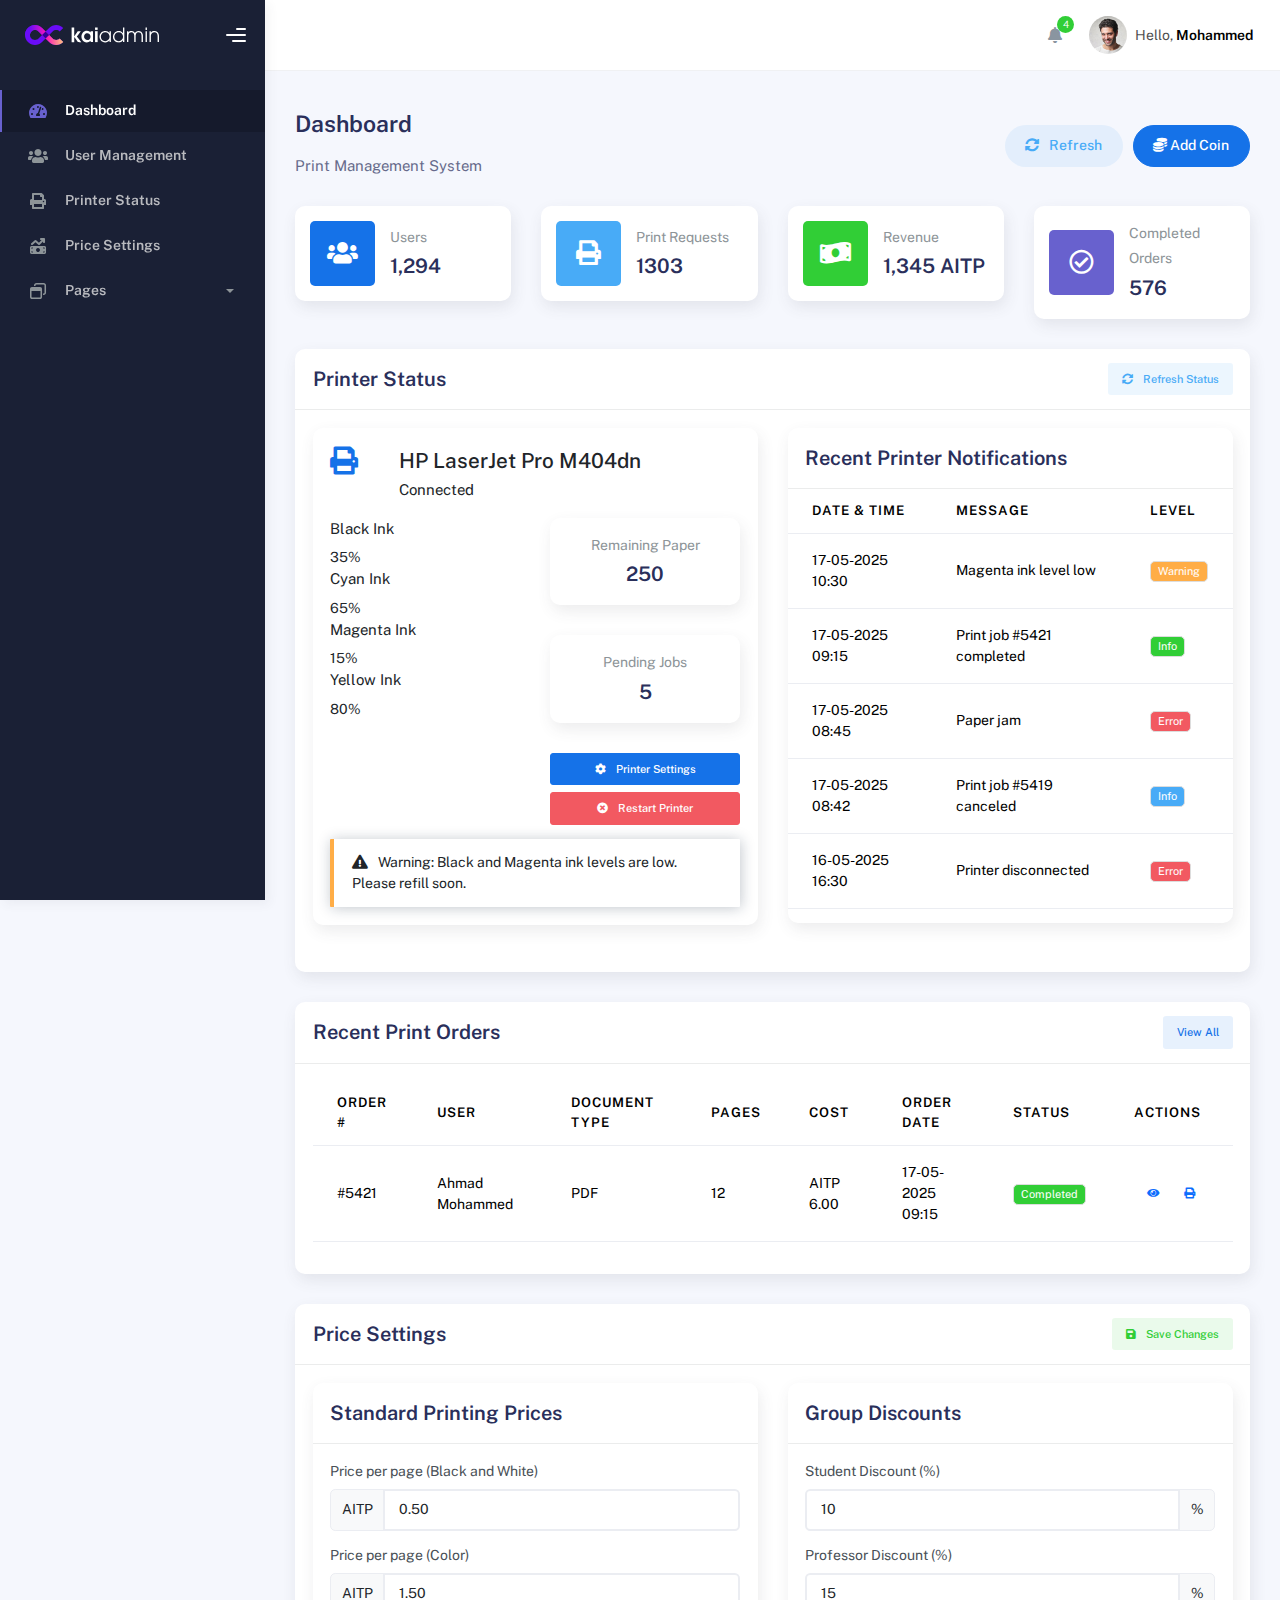
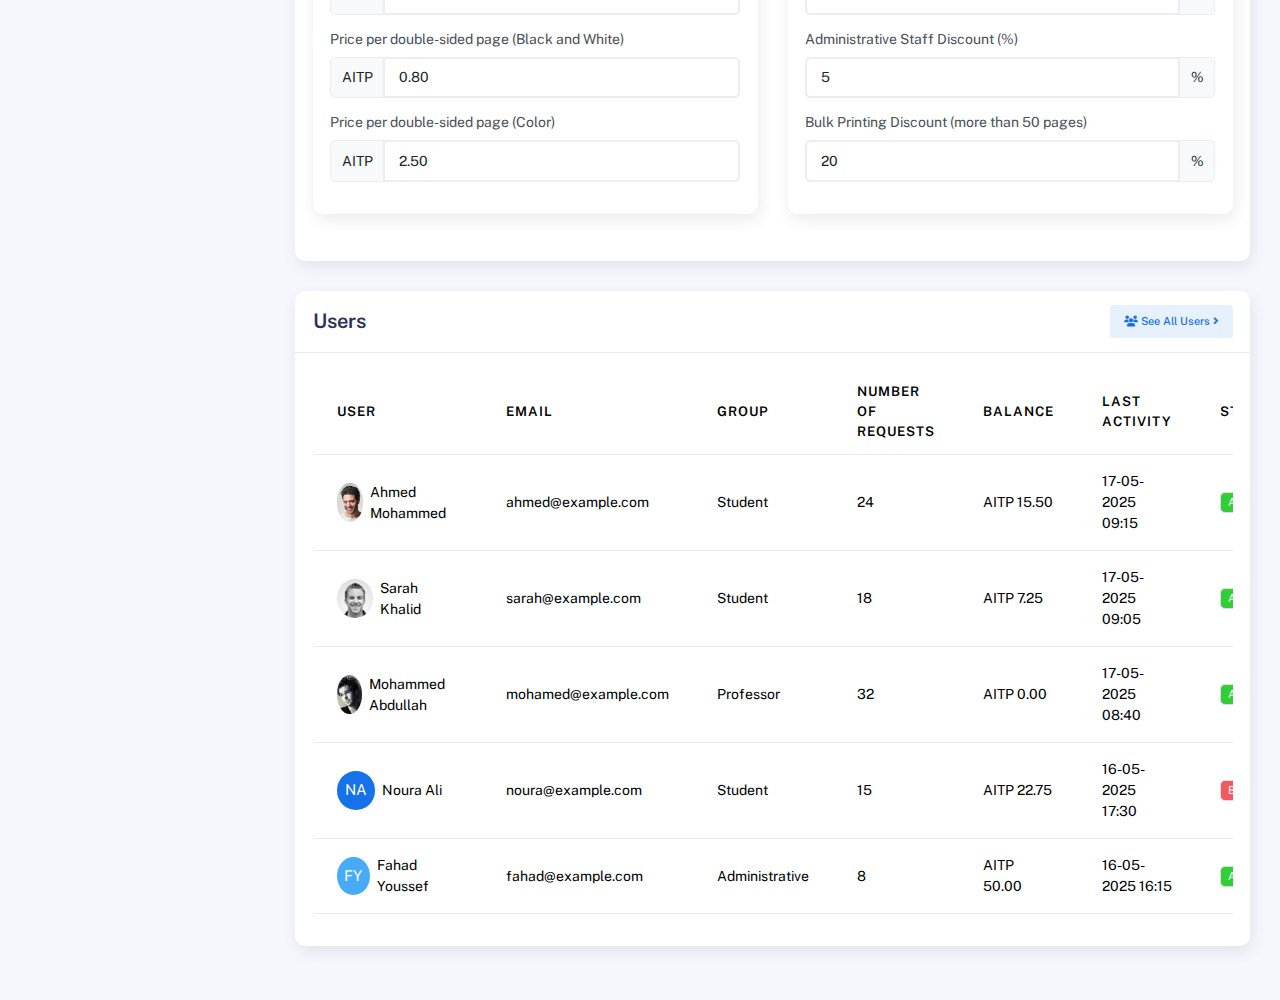
<file: BackEnd/Admin/index.html>
<!DOCTYPE html>
<html lang="en" dir="ltr">

<head>
  <link rel="stylesheet" href="https://cdnjs.cloudflare.com/ajax/libs/font-awesome/6.5.0/css/all.min.css">
  <meta http-equiv="X-UA-Compatible" content="IE=edge" />
  <title>AITP Dashboard | Print Management System</title>
  <meta content="width=device-width, initial-scale=1.0, shrink-to-fit=no" name="viewport" />
  <link rel="icon" href="assets/img/kaiadmin/favicon.ico" type="image/x-icon" />

  <!-- Fonts and icons -->
  <script src="assets/js/plugin/webfont/webfont.min.js"></script>
  <script>
    WebFont.load({
      google: { families: ["Public Sans:300,400,500,600,700"] },
      custom: {
        families: [
          "Font Awesome 5 Solid",
          "Font Awesome 5 Regular",
          "Font Awesome 5 Brands",
          "simple-line-icons",
        ],
        urls: ["assets/css/fonts.min.css"],
      },
      active: function () {
        sessionStorage.fonts = true;
      },
    });
  </script>

  <!-- CSS Files -->
  <link rel="stylesheet" href="assets/css/bootstrap.min.css" />
  <link rel="stylesheet" href="assets/css/plugins.min.css" />
  <link rel="stylesheet" href="assets/css/kaiadmin.min.css" />

  <!-- CSS Just for demo purpose, don't include it in your project -->
  <link rel="stylesheet" href="assets/css/demo.css" />
</head>

<body>
  <div class="wrapper">
    <!-- Sidebar -->
    <div class="sidebar" data-background-color="dark">
      <div class="sidebar-logo">
        <!-- Logo Header -->
        <div class="logo-header" data-background-color="dark">
          <a href="index.html" class="logo">
            <img src="assets/img/kaiadmin/logo_light.svg" alt="navbar brand" class="navbar-brand" height="20" />
          </a>
          <div class="nav-toggle">
            <button class="btn btn-toggle toggle-sidebar">
              <i class="gg-menu-right"></i>
            </button>
            <button class="btn btn-toggle sidenav-toggler">
              <i class="gg-menu-left"></i>
            </button>
          </div>
          <button class="topbar-toggler more">
            <i class="gg-more-vertical-alt"></i>
          </button>
        </div>
        <!-- End Logo Header -->
      </div>
      <div class="sidebar-wrapper scrollbar scrollbar-inner">
        <div class="sidebar-content">
          <ul class="nav nav-secondary">
            <li class="nav-item active">
              <a href="index.html">
                <i class="fas fa-tachometer-alt"></i>
                <p>Dashboard</p>
              </a>
            </li>
            <li class="nav-item">
              <a href="#users">
                <i class="fas fa-users"></i>
                <p>User Management</p>
              </a>
            </li>
            <li class="nav-item">
              <a href="#printer">
                <i class="fas fa-print"></i>
                <p>Printer Status</p>
              </a>
            </li>
            <li class="nav-item">
              <a href="#pricing">
                <i class="fa-solid fa-money-bill-trend-up"></i>
                <p>Price Settings</p>
              </a>
            </li>
            <li class="nav-item">
              <a data-bs-toggle="collapse" href="#settings">
                <i class="fa-regular fa-window-restore"></i>
                <p>Pages</p>
                <span class="caret"></span>
              </a>
              <div class="collapse" id="settings">
                <ul class="nav nav-collapse">
                  <li style="margin-left: 20px;">
                    <a href="../../Home_page/home_page.php">
                      <i class="fa-solid fa-laptop-file"></i>
                      <span>Home</span>
                    </a>
                  </li>
                </ul>
              </div>
            </li>
          </ul>
        </div>
      </div>
    </div>
    <!-- End Sidebar -->

    <div class="main-panel">
      <div class="main-header">
        <div class="main-header-logo d-block d-lg-none">
          <!-- Logo Header -->
          <div class="logo-header" data-background-color="dark">
            <a href="index.html" class="logo">
              <img src="assets/img/kaiadmin/logo_light.svg" alt="navbar brand" class="navbar-brand" height="20" />
            </a>
            <div class="nav-toggle">
              <button class="btn btn-toggle toggle-sidebar">
                <i class="gg-menu-right"></i>
              </button>
              <button class="btn btn-toggle sidenav-toggler">
                <i class="gg-menu-left"></i>
              </button>
            </div>
            <button class="topbar-toggler more">
              <i class="gg-more-vertical-alt"></i>
            </button>
          </div>
          <!-- End Logo Header -->
        </div>
        <!-- Navbar Header -->
        <nav class="navbar navbar-header navbar-header-transparent navbar-expand-lg border-bottom">
          <div class="container-fluid">
            <ul class="navbar-nav topbar-nav ms-md-auto align-items-center">
              <li class="nav-item topbar-icon dropdown hidden-caret">
                <a class="nav-link dropdown-toggle" href="#" id="notifDropdown" role="button" data-bs-toggle="dropdown"
                  aria-haspopup="true" aria-expanded="false">
                  <i class="fa fa-bell"></i>
                  <span class="notification">4</span>
                </a>
                <ul class="dropdown-menu notif-box animated fadeIn" aria-labelledby="notifDropdown">
                  <li>
                    <div class="dropdown-title">
                      You have 4 new notifications
                    </div>
                  </li>
                  <li>
                    <div class="notif-scroll scrollbar-outer">
                      <div class="notif-center">
                        <a href="#">
                          <div class="notif-icon notif-warning">
                            <i class="fas fa-exclamation-triangle"></i>
                          </div>
                          <div class="notif-content">
                            <span class="block">Low ink level</span>
                            <span class="time">5 minutes ago</span>
                          </div>
                        </a>
                        <a href="#">
                          <div class="notif-icon notif-primary">
                            <i class="fa fa-user-plus"></i>
                          </div>
                          <div class="notif-content">
                            <span class="block">New user registered</span>
                            <span class="time">12 minutes ago</span>
                          </div>
                        </a>
                        <a href="#">
                          <div class="notif-icon notif-success">
                            <i class="fa fa-print"></i>
                          </div>
                          <div class="notif-content">
                            <span class="block">Print job #4321 completed</span>
                            <span class="time">15 minutes ago</span>
                          </div>
                        </a>
                        <a href="#">
                          <div class="notif-icon notif-danger">
                            <i class="fa fa-exclamation-circle"></i>
                          </div>
                          <div class="notif-content">
                            <span class="block">Printer disconnected</span>
                            <span class="time">30 minutes ago</span>
                          </div>
                        </a>
                      </div>
                    </div>
                  </li>
                  <li>
                    <a class="see-all" href="javascript:void(0);">See all notifications<i class="fa fa-angle-right"></i>
                    </a>
                  </li>
                </ul>
              </li>

              <li class="nav-item topbar-user dropdown hidden-caret">
                <a class="dropdown-toggle profile-pic" data-bs-toggle="dropdown" href="#" aria-expanded="false">
                  <div class="avatar-sm">
                    <img src="assets/img/profile.jpg" alt="..." class="avatar-img rounded-circle" />
                  </div>
                  <span class="profile-username">
                    <span class="op-7">Hello,</span>
                    <span class="fw-bold">Mohammed</span>
                  </span>
                </a>
                <ul class="dropdown-menu dropdown-user animated fadeIn">
                  <div class="dropdown-user-scroll scrollbar-outer">
                    <li>
                      <div class="user-box">
                        <div class="avatar-lg">
                          <img src="assets/img/profile.jpg" alt="image profile" class="avatar-img rounded" />
                        </div>
                        <div class="u-text">
                          <h4>Mohammed Ahmed</h4>
                          <p class="text-muted">admin@example.com</p>
                          <a href="#profile" class="btn btn-xs btn-secondary btn-sm">View Profile</a>
                        </div>
                      </div>
                    </li>
                    <li>
                      <div class="dropdown-divider"></div>
                      <a class="btn dropdown-item" href="#">Logout</a>
                    </li>
                  </div>
                </ul>
              </li>
            </ul>
          </div>
        </nav>
        <!-- End Navbar -->
      </div>

      <div class="container">
        <div class="page-inner">
          <div class="d-flex align-items-left align-items-md-center flex-column flex-md-row pt-3 pb-4">
            <div>
              <h3 class="fw-bold mb-3">Dashboard</h3>
              <h6 class="op-7 mb-2">Print Management System</h6>
            </div>
            <div class="ms-md-auto py-2 py-md-0">
              <a href="#" class="btn btn-label-info btn-round me-2">
                <i class="fas fa-sync-alt me-2"></i>
                Refresh
              </a>
              <a href="#" class="btn btn-primary btn-round" data-bs-toggle="modal" data-bs-target="#addUserModal">
                <i class="fa-solid fa-coins" style="color: #ffffff;"></i>
                Add Coin
              </a>
            </div>
          </div>

          <!-- Dashboard Stats -->
          <div class="row">
            <div class="col-sm-6 col-md-3">
              <div class="card card-stats card-round">
                <div class="card-body">
                  <div class="row align-items-center">
                    <div class="col-icon">
                      <div class="icon-big text-center icon-primary bubble-shadow-small">
                        <i class="fas fa-users"></i>
                      </div>
                    </div>
                    <div class="col col-stats ms-3 ms-sm-0">
                      <div class="numbers">
                        <p class="card-category">Users</p>
                        <h4 class="card-title">1,294</h4>
                      </div>
                    </div>
                  </div>
                </div>
              </div>
            </div>
            <div class="col-sm-6 col-md-3">
              <div class="card card-stats card-round">
                <div class="card-body">
                  <div class="row align-items-center">
                    <div class="col-icon">
                      <div class="icon-big text-center icon-info bubble-shadow-small">
                        <i class="fas fa-print"></i>
                      </div>
                    </div>
                    <div class="col col-stats ms-3 ms-sm-0">
                      <div class="numbers">
                        <p class="card-category">Print Requests</p>
                        <h4 class="card-title">1303</h4>
                      </div>
                    </div>
                  </div>
                </div>
              </div>
            </div>
            <div class="col-sm-6 col-md-3">
              <div class="card card-stats card-round">
                <div class="card-body">
                  <div class="row align-items-center">
                    <div class="col-icon">
                      <div class="icon-big text-center icon-success bubble-shadow-small">
                        <i class="fas fa-money-bill-wave"></i>
                      </div>
                    </div>
                    <div class="col col-stats ms-3 ms-sm-0">
                      <div class="numbers">
                        <p class="card-category">Revenue</p>
                        <h4 class="card-title">‎1,345 AITP</h4>
                      </div>
                    </div>
                  </div>
                </div>
              </div>
            </div>
            <div class="col-sm-6 col-md-3">
              <div class="card card-stats card-round">
                <div class="card-body">
                  <div class="row align-items-center">
                    <div class="col-icon">
                      <div class="icon-big text-center icon-secondary bubble-shadow-small">
                        <i class="far fa-check-circle"></i>
                      </div>
                    </div>
                    <div class="col col-stats ms-3 ms-sm-0">
                      <div class="numbers">
                        <p class="card-category">Completed Orders</p>
                        <h4 class="card-title">576</h4>
                      </div>
                    </div>
                  </div>
                </div>
              </div>
            </div>
          </div>

          <!-- Printer Status Section -->
          <div class="row" id="printer">
            <div class="col-md-12">
              <div class="card">
                <div class="card-header">
                  <div class="card-head-row">
                    <div class="card-title">Printer Status</div>
                    <div class="card-tools">
                      <a href="#" class="btn btn-sm btn-label-info">
                        <i class="fas fa-sync-alt me-2"></i>
                        Refresh Status
                      </a>
                    </div>
                  </div>
                </div>
                <div class="card-body">
                  <div class="row">
                    <div class="col-md-6">
                      <div class="card card-round bg-light-gray">
                        <div class="card-body">
                          <div class="d-flex align-items-center mb-3">
                            <div class="avatar avatar-lg">
                              <i class="fas fa-print fa-2x text-primary"></i>
                            </div>
                            <div class="ms-3">
                              <h4 class="mb-0">HP LaserJet Pro M404dn</h4>
                              <p class="mb-0">
                                <span class="status-indicator status-active"></span>
                                Connected
                              </p>
                            </div>
                          </div>

                          <div class="row">
                            <div class="col-md-6">
                              <h6>Black Ink</h6>
                              <div class="ink-level">
                                <div class="ink-level-fill ink-level-medium" style="width: 35%">
                                  <span class="ink-level-text">35%</span>
                                </div>
                              </div>

                              <h6>Cyan Ink</h6>
                              <div class="ink-level">
                                <div class="ink-level-fill ink-level-good" style="width: 65%">
                                  <span class="ink-level-text">65%</span>
                                </div>
                              </div>

                              <h6>Magenta Ink</h6>
                              <div class="ink-level">
                                <div class="ink-level-fill ink-level-low" style="width: 15%">
                                  <span class="ink-level-text">15%</span>
                                </div>
                              </div>

                              <h6>Yellow Ink</h6>
                              <div class="ink-level">
                                <div class="ink-level-fill ink-level-good" style="width: 80%">
                                  <span class="ink-level-text">80%</span>
                                </div>
                              </div>
                            </div>

                            <div class="col-md-6">
                              <div class="card card-stats">
                                <div class="card-body text-center p-3">
                                  <div class="numbers">
                                    <p class="card-category">Remaining Paper</p>
                                    <h3 class="card-title">250</h3>
                                  </div>
                                </div>
                              </div>

                              <div class="card card-stats">
                                <div class="card-body text-center p-3">
                                  <div class="numbers">
                                    <p class="card-category">Pending Jobs</p>
                                    <h3 class="card-title">5</h3>
                                  </div>
                                </div>
                              </div>

                              <div class="mt-3">
                                <button class="btn btn-primary btn-sm w-100 mb-2">
                                  <i class="fas fa-cog me-2"></i>
                                  Printer Settings
                                </button>
                                <button class="btn btn-danger btn-sm w-100">
                                  <i class="fas fa-times-circle me-2"></i>
                                  Restart Printer
                                </button>
                              </div>
                            </div>
                          </div>

                          <div class="alert alert-warning mt-3 mb-0">
                            <i class="fas fa-exclamation-triangle me-2"></i>
                            Warning: Black and Magenta ink levels are low. Please refill soon.
                          </div>
                        </div>
                      </div>
                    </div>

                    <div class="col-md-6">
                      <div class="card card-round">
                        <div class="card-header">
                          <h4 class="card-title">Recent Printer Notifications</h4>
                        </div>
                        <div class="card-body p-0">
                          <div class="table-responsive">
                            <table class="table table-hover">
                              <thead>
                                <tr>
                                  <th>Date & Time</th>
                                  <th>Message</th>
                                  <th>Level</th>
                                </tr>
                              </thead>
                              <tbody>
                                <tr>
                                  <td>17-05-2025 10:30</td>
                                  <td>Magenta ink level low</td>
                                  <td><span class="badge bg-warning">Warning</span></td>
                                </tr>
                                <tr>
                                  <td>17-05-2025 09:15</td>
                                  <td>Print job #5421 completed</td>
                                  <td><span class="badge bg-success">Info</span></td>
                                </tr>
                                <tr>
                                  <td>17-05-2025 08:45</td>
                                  <td>Paper jam</td>
                                  <td><span class="badge bg-danger">Error</span></td>
                                </tr>
                                <tr>
                                  <td>17-05-2025 08:42</td>
                                  <td>Print job #5419 canceled</td>
                                  <td><span class="badge bg-info">Info</span></td>
                                </tr>
                                <tr>
                                  <td>16-05-2025 16:30</td>
                                  <td>Printer disconnected</td>
                                  <td><span class="badge bg-danger">Error</span></td>
                                </tr>
                              </tbody>
                            </table>
                          </div>
                        </div>
                      </div>
                    </div>
                  </div>
                </div>
              </div>
            </div>
          </div>

          <!-- Recent Orders Section -->
          <div class="row">
            <div class="col-md-12">
              <div class="card">
                <div class="card-header">
                  <div class="card-head-row">
                    <div class="card-title">Recent Print Orders</div>
                    <div class="card-tools">
                      <a href="#" class="btn btn-sm btn-label-primary">
                        View All
                      </a>
                    </div>
                  </div>
                </div>
                <div class="card-body">
                  <div class="table-responsive">
                    <table class="table table-hover">
                      <thead>
                        <tr>
                          <th>Order #</th>
                          <th>User</th>
                          <th>Document Type</th>
                          <th>Pages</th>
                          <th>Cost</th>
                          <th>Order Date</th>
                          <th>Status</th>
                          <th>Actions</th>
                        </tr>
                      </thead>
                      <tbody>
                        <tr>
                          <td>#5421</td>
                          <td>Ahmad Mohammed</td>
                          <td>PDF</td>
                          <td>12</td>
                          <td>AITP 6.00</td>
                          <td>17-05-2025 09:15</td>
                          <td><span class="badge bg-success">Completed</span></td>
                          <td>
                            <div class="btn-group">
                              <button type="button" class="btn btn-sm btn-link">
                                <i class="fas fa-eye"></i>
                              </button>
                              <button type="button" class="btn btn-sm btn-link">
                                <i class="fas fa-print"></i>
                              </button>
                            </div>
                          </td>
                        </tr>
                      </tbody>
                    </table>
                  </div>
                </div>
              </div>
            </div>
          </div>

          <!-- Pricing Settings Section -->
          <div class="row" id="pricing">
            <div class="col-md-12">
              <div class="card">
                <div class="card-header">
                  <div class="card-head-row">
                    <div class="card-title">Price Settings</div>
                    <div class="card-tools">
                      <a href="#" class="btn btn-sm btn-label-success">
                        <i class="fas fa-save me-2"></i>
                        Save Changes
                      </a>
                    </div>
                  </div>
                </div>
                <div class="card-body">
                  <div class="row">
                    <div class="col-md-6">
                      <div class="card card-round">
                        <div class="card-header">
                          <h4 class="card-title">Standard Printing Prices</h4>
                        </div>
                        <div class="card-body">
                          <form>
                            <div class="mb-3">
                              <label class="form-label">Price per page (Black and White)</label>
                              <div class="input-group">
                                <span class="input-group-text">AITP</span>
                                <input type="number" class="form-control" value="0.50" step="0.10">
                              </div>
                            </div>
                            <div class="mb-3">
                              <label class="form-label">Price per page (Color)</label>
                              <div class="input-group">
                                <span class="input-group-text">AITP</span>
                                <input type="number" class="form-control" value="1.50" step="0.10">
                              </div>
                            </div>
                            <div class="mb-3">
                              <label class="form-label">Price per double-sided page (Black and White)</label>
                              <div class="input-group">
                                <span class="input-group-text">AITP</span>
                                <input type="number" class="form-control" value="0.80" step="0.10">
                              </div>
                            </div>
                            <div class="mb-3">
                              <label class="form-label">Price per double-sided page (Color)</label>
                              <div class="input-group">
                                <span class="input-group-text">AITP</span>
                                <input type="number" class="form-control" value="2.50" step="0.10">
                              </div>
                            </div>
                          </form>
                        </div>
                      </div>
                    </div>

                    <div class="col-md-6">
                      <div class="card card-round">
                        <div class="card-header">
                          <h4 class="card-title">Group Discounts</h4>
                        </div>
                        <div class="card-body">
                          <form>
                            <div class="mb-3">
                              <label class="form-label">Student Discount (%)</label>
                              <div class="input-group">
                                <input type="number" class="form-control" value="10" max="100">
                                <span class="input-group-text">%</span>
                              </div>
                            </div>
                            <div class="mb-3">
                              <label class="form-label">Professor Discount (%)</label>
                              <div class="input-group">
                                <input type="number" class="form-control" value="15" max="100">
                                <span class="input-group-text">%</span>
                              </div>
                            </div>
                            <div class="mb-3">
                              <label class="form-label">Administrative Staff Discount (%)</label>
                              <div class="input-group">
                                <input type="number" class="form-control" value="5" max="100">
                                <span class="input-group-text">%</span>
                              </div>
                            </div>
                            <div class="mb-3">
                              <label class="form-label">Bulk Printing Discount (more than 50 pages)</label>
                              <div class="input-group">
                                <input type="number" class="form-control" value="20" max="100">
                                <span class="input-group-text">%</span>
                              </div>
                            </div>
                          </form>
                        </div>
                      </div>
                    </div>
                  </div>
                </div>
              </div>
            </div>
          </div>

          <!-- Active Users Section -->
          <div class="row" id="users">
            <div class="col-md-12">
              <div class="card">
                <div class="card-header">
                  <div class="card-head-row">
                    <div class="card-title">Users</div>
                    <div class="card-tools">
                      <a href="./datatables.html" class="btn btn-sm btn-label-primary">
                        <i class="fa-solid fa-users"></i>
                        See All Users <i class="fa fa-angle-right"></i>
                      </a>
                    </div>
                  </div>
                </div>
                <div class="card-body">
                  <div class="table-responsive">
                    <table class="table table-hover">
                      <thead>
                        <tr>
                          <th>User</th>
                          <th>Email</th>
                          <th>Group</th>
                          <th>Number of Requests</th>
                          <th>Balance</th>
                          <th>Last Activity</th>
                          <th>Status</th>
                          <th>Actions</th>
                        </tr>
                      </thead>
                      <tbody>
                        <tr>
                          <td>
                            <div class="d-flex align-items-center">
                              <div class="avatar avatar-sm me-2">
                                <img src="assets/img/profile.jpg" alt="..." class="avatar-img rounded-circle">
                              </div>
                              <div>Ahmed Mohammed</div>
                            </div>
                          </td>
                          <td>ahmed@example.com</td>
                          <td>Student</td>
                          <td>24</td>
                          <td>AITP 15.50</td>
                          <td>17-05-2025 09:15</td>
                          <td><span class="badge bg-success">Active</span></td>
                          <td>
                            <div class="btn-group">
                              <button type="button" class="btn btn-sm btn-link">
                                <i class="fas fa-edit"></i>
                              </button>
                              <button type="button" class="btn btn-sm btn-link text-danger">
                                <i class="fas fa-ban"></i>
                              </button>
                            </div>
                          </td>
                        </tr>
                        <tr>
                          <td>
                            <div class="d-flex align-items-center">
                              <div class="avatar avatar-sm me-2">
                                <img src="assets/img/chadengle.jpg" alt="..." class="avatar-img rounded-circle">
                              </div>
                              <div>Sarah Khalid</div>
                            </div>
                          </td>
                          <td>sarah@example.com</td>
                          <td>Student</td>
                          <td>18</td>
                          <td>AITP 7.25</td>
                          <td>17-05-2025 09:05</td>
                          <td><span class="badge bg-success">Active</span></td>
                          <td>
                            <div class="btn-group">
                              <button type="button" class="btn btn-sm btn-link">
                                <i class="fas fa-edit"></i>
                              </button>
                              <button type="button" class="btn btn-sm btn-link text-danger">
                                <i class="fas fa-ban"></i>
                              </button>
                            </div>
                          </td>
                        </tr>
                        <tr>
                          <td>
                            <div class="d-flex align-items-center">
                              <div class="avatar avatar-sm me-2">
                                <img src="assets/img/mlane.jpg" alt="..." class="avatar-img rounded-circle">
                              </div>
                              <div>Mohammed Abdullah</div>
                            </div>
                          </td>
                          <td>mohamed@example.com</td>
                          <td>Professor</td>
                          <td>32</td>
                          <td>AITP 0.00</td>
                          <td>17-05-2025 08:40</td>
                          <td><span class="badge bg-success">Active</span></td>
                          <td>
                            <div class="btn-group">
                              <button type="button" class="btn btn-sm btn-link">
                                <i class="fas fa-edit"></i>
                              </button>
                              <button type="button" class="btn btn-sm btn-link text-danger">
                                <i class="fas fa-ban"></i>
                              </button>
                            </div>
                          </td>
                        </tr>
                        <tr>
                          <td>
                            <div class="d-flex align-items-center">
                              <div class="avatar avatar-sm me-2">
                                <div class="avatar-title rounded-circle bg-primary">NA</div>
                              </div>
                              <div>Noura Ali</div>
                            </div>
                          </td>
                          <td>noura@example.com</td>
                          <td>Student</td>
                          <td>15</td>
                          <td>AITP 22.75</td>
                          <td>16-05-2025 17:30</td>
                          <td><span class="badge bg-danger">Banned</span></td>
                          <td>
                            <div class="btn-group">
                              <button type="button" class="btn btn-sm btn-link">
                                <i class="fas fa-edit"></i>
                              </button>
                              <button type="button" class="btn btn-sm btn-link text-success">
                                <i class="fas fa-check"></i>
                              </button>
                            </div>
                          </td>
                        </tr>
                        <tr>
                          <td>
                            <div class="d-flex align-items-center">
                              <div class="avatar avatar-sm me-2">
                                <div class="avatar-title rounded-circle bg-info">FY</div>
                              </div>
                              <div>Fahad Youssef</div>
                            </div>
                          </td>
                          <td>fahad@example.com</td>
                          <td>Administrative</td>
                          <td>8</td>
                          <td>AITP 50.00</td>
                          <td>16-05-2025 16:15</td>
                          <td><span class="badge bg-success">Active</span></td>
                          <td>
                            <div class="btn-group">
                              <button type="button" class="btn btn-sm btn-link">
                                <i class="fas fa-edit"></i>
                              </button>
                              <button type="button" class="btn btn-sm btn-link text-danger">
                                <i class="fas fa-ban"></i>
                              </button>
                            </div>
                          </td>
                        </tr>
                      </tbody>
                    </table>
                  </div>
                </div>
              </div>
            </div>
          </div>

          <!-- Add Coin Modal -->
          <div class="modal fade" id="addUserModal" tabindex="-1" role="dialog" aria-labelledby="addUserModalLabel"
            aria-hidden="true">
            <div class="modal-dialog" role="document">
              <div class="modal-content">
                <div class="modal-header">
                  <h5 class="modal-title" id="addUserModalLabel">Add More Coin</h5>
                  <button type="button" class="btn-close" data-bs-dismiss="modal" aria-label="Close"></button>
                </div>
                <div class="modal-body">
                  <form>
                    <div class="mb-3">
                      <label for="email" class="form-label">Email</label>
                      <input type="email" class="form-control" id="email" placeholder="Enter email">
                    </div>
                    <div class="mb-3">
                      <label for="initialBalance" class="form-label">Top-Up Balance</label>
                      <div class="input-group">
                        <span class="input-group-text">AITP</span>
                        <input type="number" class="form-control" id="initialBalance" placeholder="0.00">
                      </div>
                    </div>
                  </form>
                </div>
                <div class="modal-footer">
                  <button type="button" class="btn btn-secondary" data-bs-dismiss="modal">Cancel</button>
                  <button type="button" class="btn btn-primary">Add Coin</button>
                </div>
              </div>
            </div>
          </div>

        </div>
      </div>
    </div>
  </div>
<!--   Core JS Files   -->
    <script src="assets/js/core/jquery-3.7.1.min.js"></script>
    <script src="assets/js/core/popper.min.js"></script>
    <script src="assets/js/core/bootstrap.min.js"></script>

    <!-- jQuery Scrollbar -->
    <script src="assets/js/plugin/jquery-scrollbar/jquery.scrollbar.min.js"></script>
    <!-- Kaiadmin JS -->
    <script src="assets/js/kaiadmin.min.js"></script>
    <!-- Kaiadmin DEMO methods, don't include it in your project! -->
    <script src="assets/js/setting-demo2.js"></script>
    <script>
      $("#displayNotif").on("click", function () {
        var placementFrom = $("#notify_placement_from option:selected").val();
        var placementAlign = $("#notify_placement_align option:selected").val();
        var state = $("#notify_state option:selected").val();
        var style = $("#notify_style option:selected").val();
        var content = {};

        content.message =
          'Turning standard Bootstrap alerts into "notify" like notifications';
        content.title = "Bootstrap notify";
        if (style == "withicon") {
          content.icon = "fa fa-bell";
        } else {
          content.icon = "none";
        }
        content.url = "index.html";
        content.target = "_blank";

        $.notify(content, {
          type: state,
          placement: {
            from: placementFrom,
            align: placementAlign,
          },
          time: 1000,
        });
      });
    </script>
</body>

</html>
</file>
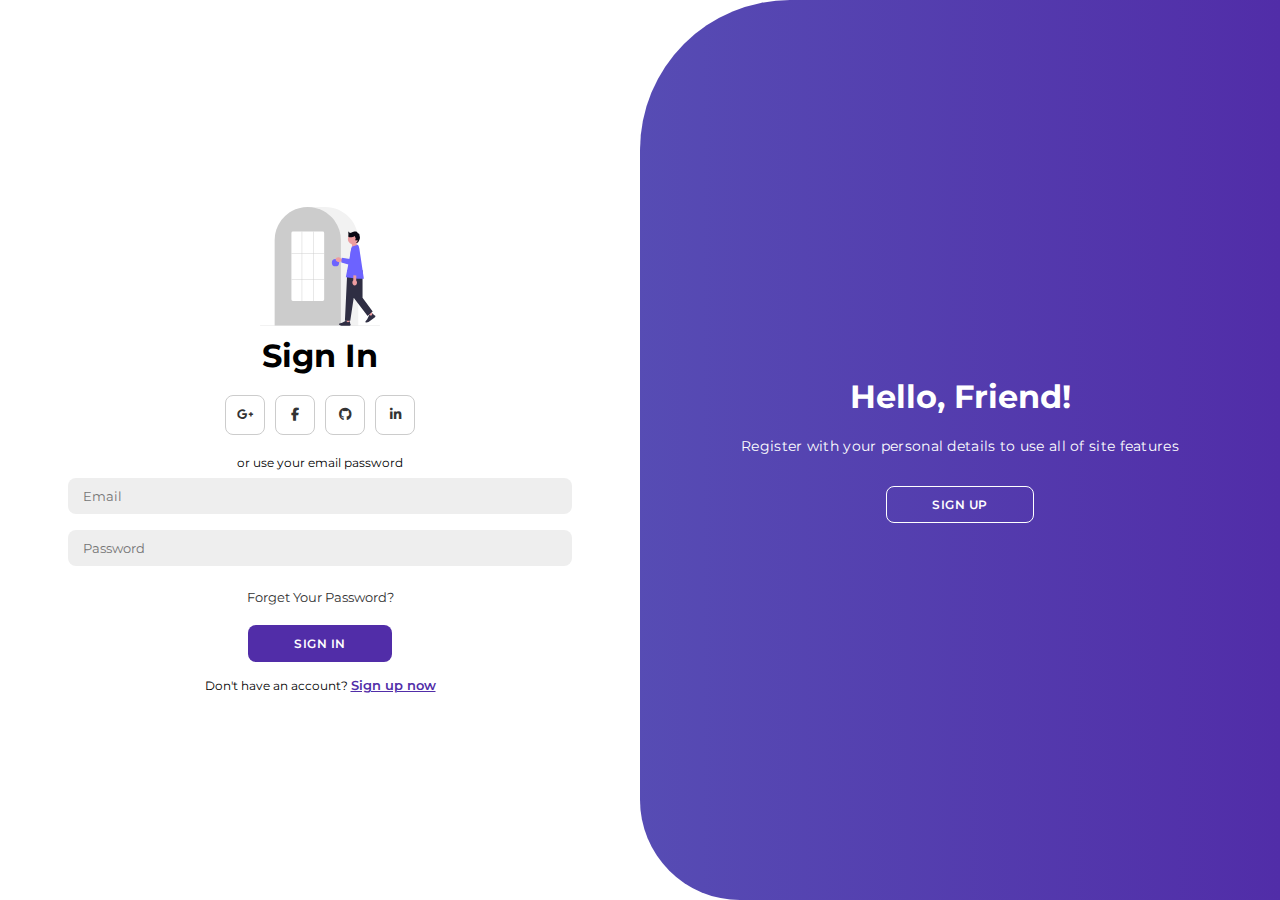
<file: login_pages/login.html>
<!DOCTYPE html>
<html lang="en">

<head>
    <meta charset="UTF-8">
    <meta name="viewport" content="width=device-width, initial-scale=1.0">
    <link rel="stylesheet" href="https://cdnjs.cloudflare.com/ajax/libs/font-awesome/6.4.2/css/all.min.css">
    <title>Login Page</title>
    <style>
        @import url("https://fonts.googleapis.com/css2?family=Montserrat:wght@300;400;500;600;700&display=swap");

        * {
            margin: 0;
            padding: 0;
            box-sizing: border-box;
            font-family: "Montserrat", sans-serif;
        }

        body {
            background-color: #ffffff;
            background: linear-gradient(to right, #ffffff, #ffffff);
            display: flex;
            align-items: center;
            justify-content: center;
            flex-direction: column;
            height: 100vh;
        }

        .container {
            background-color: #fff;


            position: relative;
            overflow: hidden;
            width: 100%;
            max-width: 100%;
            min-height: 100%;
        }

        .container p {
            font-size: 14px;
            line-height: 20px;
            letter-spacing: 0.3px;
            margin: 20px 0;
        }

        .container span {
            font-size: 12px;
        }

        .container a {
            color: #333;
            font-size: 13px;
            text-decoration: none;
            margin: 15px 0 10px;
        }

        .container button {
            background-color: #512da8;
            color: #fff;
            font-size: 12px;
            padding: 10px 45px;
            border: 1px solid transparent;
            border-radius: 8px;
            font-weight: 600;
            letter-spacing: 0.5px;
            text-transform: uppercase;
            margin-top: 10px;
            cursor: pointer;
        }

        .container button.hidden {
            background-color: transparent;
            border-color: #fff;
        }

        .container form {
            background-color: #fff;
            display: flex;
            align-items: center;
            justify-content: center;
            flex-direction: column;
            padding: 0 40px;
            height: 100%;
        }

        .container input {
            background-color: #eee;
            border: none;
            margin: 8px 0;
            padding: 10px 15px;
            font-size: 13px;
            border-radius: 8px;
            width: 90%;
            outline: none;
        }

        .form-container {
            position: absolute;
            top: 0;
            height: 100%;
            transition: all 0.6s ease-in-out;
        }

        .sign-in {
            left: 0;
            width: 50%;
            z-index: 2;
        }

        .container.active .sign-in {
            transform: translateX(100%);
        }

        .sign-up {
            left: 0;
            width: 50%;
            opacity: 0;
            z-index: 1;
        }

        .container.active .sign-up {
            transform: translateX(100%);
            opacity: 1;
            z-index: 5;
            animation: move 0.6s;
        }

        @keyframes move {

            0%,
            49.99% {
                opacity: 0;
                z-index: 1;
            }

            100%,
            100% {
                opacity: 1;
                z-index: 5;
            }
        }

        .social-icons {
            margin: 20px 0;
        }

        .social-icons a {
            border: 1px solid #ccc;
            border-radius: 20%;
            display: inline-flex;
            justify-content: center;
            align-items: center;
            margin: 0 3px;
            width: 40px;
            height: 40px;
        }

        .toggle-container {
            position: absolute;
            top: 0;
            left: 50%;
            width: 50%;
            height: 100%;
            overflow: hidden;
            transition: all 0.6s ease-in-out;
            border-radius: 150px 0 0 100px;
            z-index: 1000;
        }

        .container.active .toggle-container {
            transform: translateX(-100%);
            border-radius: 0 150px 100px 0;
        }

        .toggle {
            background-color: #512da8;
            height: 100%;
            background: linear-gradient(to right, #5c6bc0, #512da8);
            color: #fff;
            position: relative;
            left: -100%;
            height: 100%;
            width: 200%;
            transform: translateX(0);
            transition: all 0.6s ease-in-out;
        }

        .container.active .toggle {
            transform: translateX(50%);
        }

        .toggle-panel {
            position: absolute;
            width: 50%;
            height: 100%;
            display: flex;
            align-items: center;
            justify-content: center;
            flex-direction: column;
            padding: 0 30px;
            text-align: center;
            top: 0;
            transform: translateX(0);
            transition: all 0.6s ease-in-out;
        }

        .toggle-left {
            transform: translateX(-200%);
        }

        .container.active .toggle-left {
            transform: translateX(0);
        }

        .toggle-right {
            right: 0;
            transform: translateX(0);
        }

        .container.active .toggle-right {
            transform: translateX(200%);
        }

        .error {
            color: #ff3333;
            font-size: 12px;
            margin-top: 5px;
            text-align: left;
            width: 100%;
        }

        /* New styling for the no account message */
        .account-message {
            margin-top: 15px;
            font-size: 12px;
            text-align: center;
            width: 100%;
        }

        .account-message a {
            color: #512da8;
            font-weight: 600;
            cursor: pointer;
            text-decoration: underline;
        }

        /* Form validation styles */
        .error-message {
            color: #ff3333;
            font-size: 11px;
            margin-top: 2px;
            text-align: left;
            width: 100%;
            display: none;
        }

        input.error {
            border: 1px solid #ff3333;
        }

        /* Mobile header icons */
        .mobile-header {
            display: none;
            justify-content: center;
            padding: 15px 0;
            background: linear-gradient(to right, #5c6bc0, #512da8);
            border-radius: 30px 30px 0 0;
        }

        .mobile-header .icon {
            color: white;
            font-size: 24px;
            margin: 0 15px;
            cursor: pointer;
        }

        /* Responsive Styles */
        @media (max-width: 768px) {
            .container {
                width: 90%;
                min-height: 80vh;
            }
        }

        @media (max-width: 650px) {
            .container {
                width: 90%;
            }

            .form-container {
                width: 100%;
            }

            .sign-in {
                width: 100%;
            }

            .sign-up {
                width: 100%;
            }

            .toggle-container {
                display: none;
            }

            .container.active .sign-in {
                transform: translateX(-100%);
            }

            .container.active .sign-up {
                transform: translateX(0);
            }

            .container button {
                padding: 10px 30px;
            }

            .container form {
                padding: 0 20px;
                margin-top: 15px;
            }

            /* Show mobile header on small screens */
            .mobile-header {
                display: flex;
            }

            /* Mobile navigation for smaller screens */
            .mobile-nav {
                display: flex;
                width: 100%;
                padding: 10px;
                justify-content: center;
                background-color: #f9f9f9;
                margin-top: 10px;
            }

            .mobile-nav-text {
                margin: 10px 0;
                text-align: center;
                width: 100%;
            }

            .mobile-nav button {
                margin: 5px;
                background-color: #512da8;
                color: #fff;
                padding: 8px 20px;
                border: none;
                border-radius: 8px;
                cursor: pointer;
            }
        }

        form img {
            width: 120px;
            height: auto;
            margin-bottom: 10px;
        }
    </style>
</head>

<body>
    <div class="container" id="container">
        <!-- Mobile header with icons (visible only on mobile) -->
        <section id="sign-up">
            <div class="form-container sign-up" id="sign-up">
                <form novalidate>
                    <img src="undraw_push-notifications_5z1s.svg" alt="">
                    <h1>Create Account</h1>
                    <div class="social-icons">
                        <a href="#" class="icon"><i class="fa-brands fa-google-plus-g"></i></a>
                        <a href="#" class="icon"><i class="fa-brands fa-facebook-f"></i></a>
                        <a href="#" class="icon"><i class="fa-brands fa-github"></i></a>
                        <a href="#" class="icon"><i class="fa-brands fa-linkedin-in"></i></a>
                    </div>
                    <span>or use your email for registeration</span>
                    <input type="text" placeholder="Name" id="signup-name" required>
                    <div class="error-message" id="name-error">Name is required</div>

                    <input type="text" placeholder="ID" id="signup-id" required>
                    <div class="error-message" id="id-error">ID is required</div>

                    <input type="email" placeholder="Email" id="signup-email" required>
                    <div class="error-message" id="signup-email-error">Please enter a valid email address</div>

                    <input type="password" placeholder="Password" id="signup-password" required>
                    <div class="error-message" id="password-error">Password is required</div>
                    <button type="submit">Sign Up</button>
                    <!-- Message for users who already have an account -->
                    <div class="account-message">
                        Already have an account? <a href="#" id="go-to-signin">Sign in now</a>
                    </div>
                </form>
            </div>
        </section>
        <section id="sign-in">
            <div class="form-container sign-in">
                <form novalidate>
                    <img src="undraw_login_weas.svg" alt="">
                    <h1>Sign In</h1>
                    <div class="social-icons">
                        <a href="#" class="icon"><i class="fa-brands fa-google-plus-g"></i></a>
                        <a href="#" class="icon"><i class="fa-brands fa-facebook-f"></i></a>
                        <a href="#" class="icon"><i class="fa-brands fa-github"></i></a>
                        <a href="#" class="icon"><i class="fa-brands fa-linkedin-in"></i></a>
                    </div>
                    <span>or use your email password</span>
                    <input type="email" placeholder="Email" id="signin-email" required>
                    <div class="error-message" id="signin-email-error">Please enter a valid email address</div>

                    <input type="password" placeholder="Password" id="signin-password" required>
                    <div class="error-message" id="signin-password-error">Password is required</div>
                    <a href="#">Forget Your Password?</a>
                    <button type="submit">Sign In</button>
                    <!-- Message for users without an account -->
                    <div class="account-message">
                        Don't have an account? <a href="#" id="go-to-signup">Sign up now</a>
                    </div>
                </form>
            </div>
            <div class="toggle-container">
                <div class="toggle">
                    <div class="toggle-panel toggle-left">
                        <h1>Welcome Back!</h1>
                        <p>Enter your personal details to use all of site features</p>
                        <button class="hidden" id="login">Sign In</button>
                    </div>
                    <div class="toggle-panel toggle-right">
                        <h1>Hello, Friend!</h1>
                        <p>Register with your personal details to use all of site features</p>
                        <button class="hidden" id="register">Sign Up</button>
                    </div>
                </div>
            </div>
        </section>

    </div>

    <script>
        const container = document.getElementById('container');
        const registerBtn = document.getElementById('register');
        const loginBtn = document.getElementById('login');
        const goToSignup = document.getElementById('go-to-signup');
        const goToSignin = document.getElementById('go-to-signin');
        const mobileToggle = document.getElementById('mobile-toggle');
        const mobileMessage = document.getElementById('mobile-message');
        const mobileNav = document.querySelector('.mobile-nav');

        // Form elements
        const signupForm = document.querySelector('.sign-up form');
        const signinForm = document.querySelector('.sign-in form');

        // Input fields
        const signupName = document.getElementById('signup-name');
        const signupId = document.getElementById('signup-id');
        const signupEmail = document.getElementById('signup-email');
        const signupPassword = document.getElementById('signup-password');
        const signinEmail = document.getElementById('signin-email');
        const signinPassword = document.getElementById('signin-password');

        // Error messages
        const nameError = document.getElementById('name-error');
        const idError = document.getElementById('id-error');
        const signupEmailError = document.getElementById('signup-email-error');
        const passwordError = document.getElementById('password-error');
        const signinEmailError = document.getElementById('signin-email-error');
        const signinPasswordError = document.getElementById('signin-password-error');

        // Check if we're on a mobile device
        function checkMobile() {
            if (window.innerWidth <= 650) {
                mobileNav.style.display = 'flex';
            } else {
                mobileNav.style.display = 'none';
            }
        }

        // Email validation function
        function isValidEmail(email) {
            const emailRegex = /^[^\s@]+@[^\s@]+\.[^\s@]+$/;
            return emailRegex.test(email);
        }

        // Form validation functions
        function validateSignupForm(e) {
            let isValid = true;

            // Validate Name
            if (!signupName.value.trim()) {
                nameError.style.display = 'block';
                signupName.classList.add('error');
                isValid = false;
            } else {
                nameError.style.display = 'none';
                signupName.classList.remove('error');
            }

            // Validate ID
            if (!signupId.value.trim()) {
                idError.style.display = 'block';
                signupId.classList.add('error');
                isValid = false;
            } else {
                idError.style.display = 'none';
                signupId.classList.remove('error');
            }

            // Validate Email
            if (!signupEmail.value.trim() || !isValidEmail(signupEmail.value)) {
                signupEmailError.style.display = 'block';
                signupEmail.classList.add('error');
                isValid = false;
            } else {
                signupEmailError.style.display = 'none';
                signupEmail.classList.remove('error');
            }

            // Validate Password
            if (!signupPassword.value.trim()) {
                passwordError.style.display = 'block';
                signupPassword.classList.add('error');
                isValid = false;
            } else {
                passwordError.style.display = 'none';
                signupPassword.classList.remove('error');
            }

            if (!isValid) {
                e.preventDefault();
            }
        }

        function validateSigninForm(e) {
            let isValid = true;

            // Validate Email
            if (!signinEmail.value.trim() || !isValidEmail(signinEmail.value)) {
                signinEmailError.style.display = 'block';
                signinEmail.classList.add('error');
                isValid = false;
            } else {
                signinEmailError.style.display = 'none';
                signinEmail.classList.remove('error');
            }

            // Validate Password
            if (!signinPassword.value.trim()) {
                signinPasswordError.style.display = 'block';
                signinPassword.classList.add('error');
                isValid = false;
            } else {
                signinPasswordError.style.display = 'none';
                signinPassword.classList.remove('error');
            }

            if (!isValid) {
                e.preventDefault();
            }
        }

        // Run on page load and resize
        window.addEventListener('load', checkMobile);
        window.addEventListener('resize', checkMobile);

        // Regular toggle buttons
        registerBtn.addEventListener('click', () => {
            container.classList.add("active");
        });

        loginBtn.addEventListener('click', () => {
            container.classList.remove("active");
        });

        // Navigation links in forms
        goToSignup.addEventListener('click', (e) => {
            e.preventDefault();
            container.classList.add("active");
        });

        goToSignin.addEventListener('click', (e) => {
            e.preventDefault();
            container.classList.remove("active");
        });

        // Mobile toggle button
        mobileToggle.addEventListener('click', () => {
            if (container.classList.contains("active")) {
                container.classList.remove("active");
                mobileToggle.textContent = "Sign Up";
                mobileMessage.textContent = "Don't have an account? Sign up here:";
            } else {
                container.classList.add("active");
                mobileToggle.textContent = "Sign In";
                mobileMessage.textContent = "Already have an account? Sign in here:";
            }
        });

        // Form validation
        signupForm.addEventListener('submit', validateSignupForm);
        signinForm.addEventListener('submit', validateSigninForm);

        // Real-time validation on input fields
        signupEmail.addEventListener('input', () => {
            if (signupEmail.value.trim() && isValidEmail(signupEmail.value)) {
                signupEmailError.style.display = 'none';
                signupEmail.classList.remove('error');
            }
        });

        signinEmail.addEventListener('input', () => {
            if (signinEmail.value.trim() && isValidEmail(signinEmail.value)) {
                signinEmailError.style.display = 'none';
                signinEmail.classList.remove('error');
            }
        });
    </script>

    <script>
    // Validation for Sign Up
    document.querySelector("#sign-up form").addEventListener("submit", function (e) {
        e.preventDefault(); // يمنع الإرسال مؤقتًا

        let valid = true;

        // Elements
        const name = document.getElementById("signup-name");
        const id = document.getElementById("signup-id");
        const email = document.getElementById("signup-email");
        const password = document.getElementById("signup-password");

        const nameError = document.getElementById("name-error");
        const idError = document.getElementById("id-error");
        const emailError = document.getElementById("signup-email-error");
        const passwordError = document.getElementById("password-error");

        // Reset styles
        [name, id, email, password].forEach(input => input.classList.remove("error"));
        [nameError, idError, emailError, passwordError].forEach(error => error.style.display = "none");

        // Name
        if (name.value.trim() === "") {
            name.classList.add("error");
            nameError.style.display = "block";
            valid = false;
        }

        // ID - لازم يكون أرقام وطوله مثلاً 8 أرقام
        if (!/^\d{8}$/.test(id.value.trim())) {
            id.classList.add("error");
            idError.textContent = "ID must be 8 digits";
            idError.style.display = "block";
            valid = false;
        }

        // Email
        const emailRegex = /^[^\s@]+@[^\s@]+\.[^\s@]+$/;
        if (!emailRegex.test(email.value.trim())) {
            email.classList.add("error");
            emailError.style.display = "block";
            valid = false;
        }

        // Password - لازم تكون أكتر من 6 حروف وفيها أرقام وحروف
        if (password.value.length < 6 || !/\d/.test(password.value) || !/[a-z]/i.test(password.value)) {
            password.classList.add("error");
            passwordError.textContent = "Password must be at least 6 characters, include letters and numbers.";
            passwordError.style.display = "block";
            valid = false;
        }

        if (valid) {
            alert("Form submitted successfully!");
            // تقدروا تبعتوا البيانات هنا
            // this.submit(); لو فيه باك اند
        }
    });
</script>
</body>

</html>
</file>
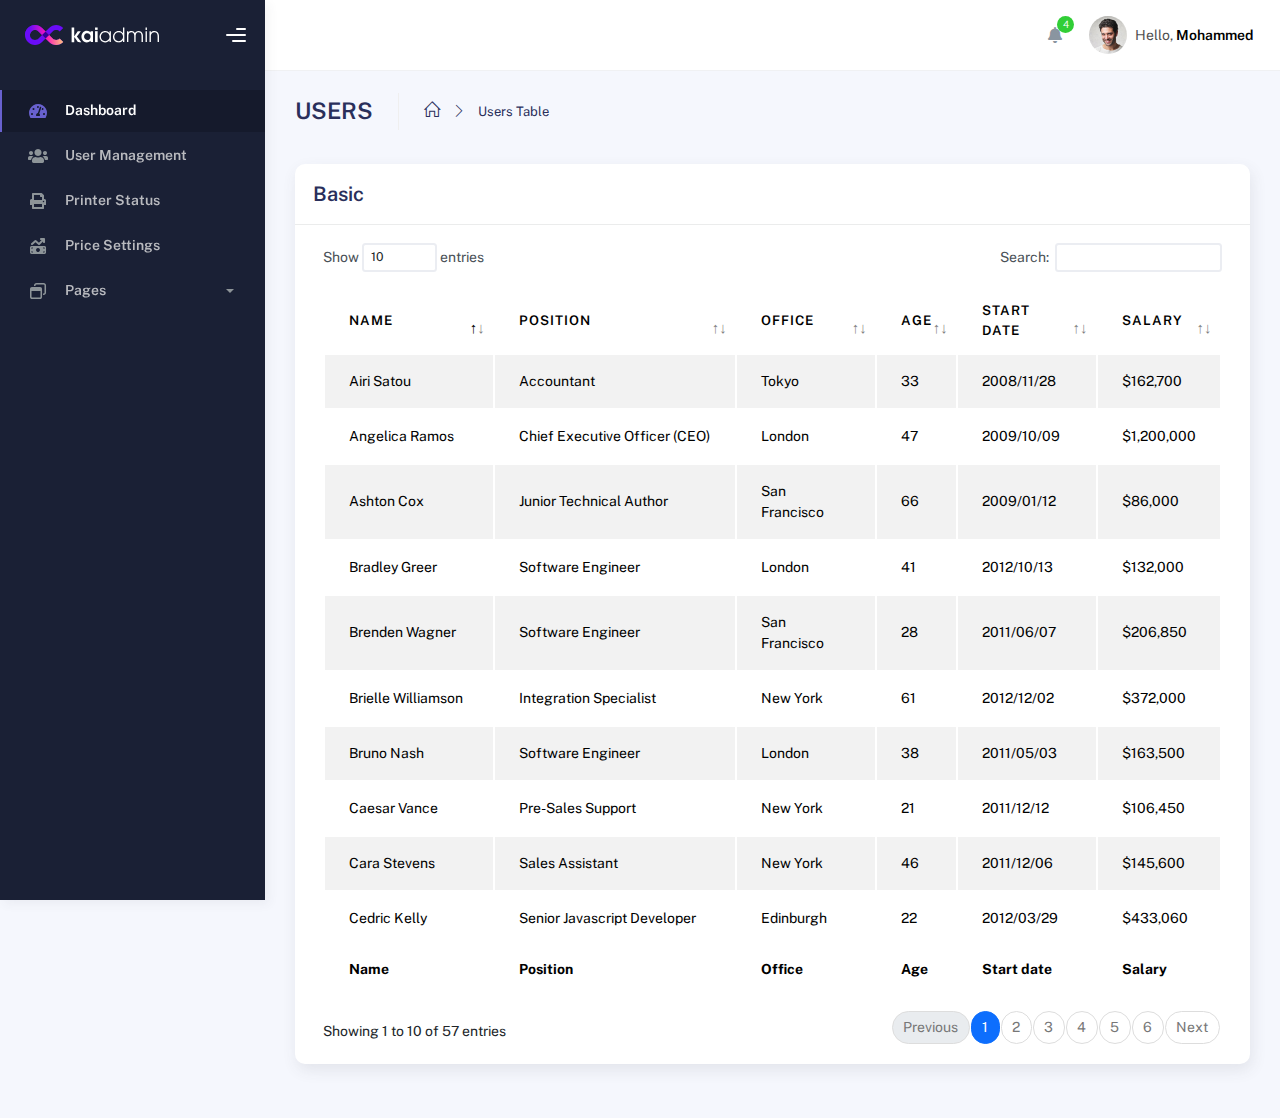
<file: BackEnd/Admin/datatables.html>
<!DOCTYPE html>
<html lang="en">
  <head>
    <meta http-equiv="X-UA-Compatible" content="IE=edge" />
    <title>AITP Dashboard | Users</title>
    <link rel="stylesheet" href="https://cdnjs.cloudflare.com/ajax/libs/font-awesome/6.5.0/css/all.min.css">
    <meta
      content="width=device-width, initial-scale=1.0, shrink-to-fit=no"
      name="viewport"
    />
    <link
      rel="icon"
      href="assets/img/kaiadmin/favicon.ico"
      type="image/x-icon"
    />

    <!-- Fonts and icons -->
    <script src="assets/js/plugin/webfont/webfont.min.js"></script>
    <script>
      WebFont.load({
        google: { families: ["Public Sans:300,400,500,600,700"] },
        custom: {
          families: [
            "Font Awesome 5 Solid",
            "Font Awesome 5 Regular",
            "Font Awesome 5 Brands",
            "simple-line-icons",
          ],
          urls: ["assets/css/fonts.min.css"],
        },
        active: function () {
          sessionStorage.fonts = true;
        },
      });
    </script>

    <!-- CSS Files -->
    <link rel="stylesheet" href="assets/css/bootstrap.min.css" />
    <link rel="stylesheet" href="assets/css/plugins.min.css" />
    <link rel="stylesheet" href="assets/css/kaiadmin.min.css" />

    <!-- CSS Just for demo purpose, don't include it in your project -->
    <link rel="stylesheet" href="assets/css/demo.css" />
  </head>
  <body>
    <div class="wrapper">
      <!-- Sidebar -->
    <div class="sidebar" data-background-color="dark">
      <div class="sidebar-logo">
        <!-- Logo Header -->
        <div class="logo-header" data-background-color="dark">
          <a href="index.html" class="logo">
            <img src="assets/img/kaiadmin/logo_light.svg" alt="navbar brand" class="navbar-brand" height="20" />
          </a>
          <div class="nav-toggle">
            <button class="btn btn-toggle toggle-sidebar">
              <i class="gg-menu-right"></i>
            </button>
            <button class="btn btn-toggle sidenav-toggler">
              <i class="gg-menu-left"></i>
            </button>
          </div>
          <button class="topbar-toggler more">
            <i class="gg-more-vertical-alt"></i>
          </button>
        </div>
        <!-- End Logo Header -->
      </div>
      <div class="sidebar-wrapper scrollbar scrollbar-inner">
        <div class="sidebar-content">
          <ul class="nav nav-secondary">
            <li class="nav-item active">
              <a href="index.html">
                <i class="fas fa-tachometer-alt"></i>
                <p>Dashboard</p>
              </a>
            </li>
            <li class="nav-item">
              <a href="#users">
                <i class="fas fa-users"></i>
                <p>User Management</p>
              </a>
            </li>
            <li class="nav-item">
              <a href="#printer">
                <i class="fas fa-print"></i>
                <p>Printer Status</p>
              </a>
            </li>
            <li class="nav-item">
              <a href="#pricing">
                <i class="fa-solid fa-money-bill-trend-up"></i>
                <p>Price Settings</p>
              </a>
            </li>
            <li class="nav-item">
              <a data-bs-toggle="collapse" href="#settings">
                <i class="fa-regular fa-window-restore"></i>
                <p>Pages</p>
                <span class="caret"></span>
              </a>
              <div class="collapse" id="settings">
                <ul class="nav nav-collapse">
                  <li style="margin-left: 20px;">
                    <a href="../../Home_page/home_page.php">
                      <i class="fa-solid fa-laptop-file"></i>
                      <span>Home</span>
                    </a>
                  </li>
                </ul>
              </div>
            </li>
          </ul>
        </div>
      </div>
    </div>
    <!-- End Sidebar -->

    <div class="main-panel">
      <div class="main-header">
        <div class="main-header-logo d-block d-lg-none">
          <!-- Logo Header -->
          <div class="logo-header" data-background-color="dark">
            <a href="index.html" class="logo">
              <img src="assets/img/kaiadmin/logo_light.svg" alt="navbar brand" class="navbar-brand" height="20" />
            </a>
            <div class="nav-toggle">
              <button class="btn btn-toggle toggle-sidebar">
                <i class="gg-menu-right"></i>
              </button>
              <button class="btn btn-toggle sidenav-toggler">
                <i class="gg-menu-left"></i>
              </button>
            </div>
            <button class="topbar-toggler more">
              <i class="gg-more-vertical-alt"></i>
            </button>
          </div>
          <!-- End Logo Header -->
        </div>
        <!-- Navbar Header -->
        <nav class="navbar navbar-header navbar-header-transparent navbar-expand-lg border-bottom">
          <div class="container-fluid">
            <ul class="navbar-nav topbar-nav ms-md-auto align-items-center">
              
              <li class="nav-item topbar-icon dropdown hidden-caret">
                <a class="nav-link dropdown-toggle" href="#" id="notifDropdown" role="button" data-bs-toggle="dropdown"
                  aria-haspopup="true" aria-expanded="false">
                  <i class="fa fa-bell"></i>
                  <span class="notification">4</span>
                </a>
                <ul class="dropdown-menu notif-box animated fadeIn" aria-labelledby="notifDropdown">
                  <li>
                    <div class="dropdown-title">
                      You have 4 new notifications
                    </div>
                  </li>
                  <li>
                    <div class="notif-scroll scrollbar-outer">
                      <div class="notif-center">
                        <a href="#">
                          <div class="notif-icon notif-warning">
                            <i class="fas fa-exclamation-triangle"></i>
                          </div>
                          <div class="notif-content">
                            <span class="block">Low ink level</span>
                            <span class="time">5 minutes ago</span>
                          </div>
                        </a>
                        <a href="#">
                          <div class="notif-icon notif-primary">
                            <i class="fa fa-user-plus"></i>
                          </div>
                          <div class="notif-content">
                            <span class="block">New user registered</span>
                            <span class="time">12 minutes ago</span>
                          </div>
                        </a>
                        <a href="#">
                          <div class="notif-icon notif-success">
                            <i class="fa fa-print"></i>
                          </div>
                          <div class="notif-content">
                            <span class="block">Print job #4321 completed</span>
                            <span class="time">15 minutes ago</span>
                          </div>
                        </a>
                        <a href="#">
                          <div class="notif-icon notif-danger">
                            <i class="fa fa-exclamation-circle"></i>
                          </div>
                          <div class="notif-content">
                            <span class="block">Printer disconnected</span>
                            <span class="time">30 minutes ago</span>
                          </div>
                        </a>
                      </div>
                    </div>
                  </li>
                  <li>
                    <a class="see-all" href="javascript:void(0);">See all notifications<i class="fa fa-angle-right"></i>
                    </a>
                  </li>
                </ul>
              </li>

              <li class="nav-item topbar-user dropdown hidden-caret">
                <a class="dropdown-toggle profile-pic" data-bs-toggle="dropdown" href="#" aria-expanded="false">
                  <div class="avatar-sm">
                    <img src="assets/img/profile.jpg" alt="..." class="avatar-img rounded-circle" />
                  </div>
                  <span class="profile-username">
                    <span class="op-7">Hello,</span>
                    <span class="fw-bold">Mohammed</span>
                  </span>
                </a>
                <ul class="dropdown-menu dropdown-user animated fadeIn">
                  <div class="dropdown-user-scroll scrollbar-outer">
                    <li>
                      <div class="user-box">
                        <div class="avatar-lg">
                          <img src="assets/img/profile.jpg" alt="image profile" class="avatar-img rounded" />
                        </div>
                        <div class="u-text">
                          <h4>Mohammed Ahmed</h4>
                          <p class="text-muted">admin@example.com</p>
                          <a href="#profile" class="btn btn-xs btn-secondary btn-sm">View Profile</a>
                        </div>
                      </div>
                    </li>
                    <li>
                      <div class="dropdown-divider"></div>
                      <a class="btn dropdown-item" href="#">Logout</a>
                    </li>
                  </div>
                </ul>
              </li>
            </ul>
          </div>
        </nav>
        <!-- End Navbar -->
      </div>

        <div class="container">
          <div class="page-inner">
            <div class="page-header">
              <h3 class="fw-bold mb-3">USERS</h3>
              <ul class="breadcrumbs mb-3">
                <li class="nav-home">
                  <a href="#">
                    <i class="icon-home"></i>
                  </a>
                </li>
                <li class="separator">
                  <i class="icon-arrow-right"></i>
                </li>
                <li class="nav-item">
                  <a href="#">Users Table</a>
                </li>
              </ul>
            </div>
            <div class="row">
              <div class="col-md-12">
                <div class="card">
                  <div class="card-header">
                    <h4 class="card-title">Basic</h4>
                  </div>
                  <div class="card-body">
                    <div class="table-responsive">
                      <table
                        id="basic-datatables"
                        class="display table table-striped table-hover"
                      >
                        <thead>
                          <tr>
                            <th>Name</th>
                            <th>Position</th>
                            <th>Office</th>
                            <th>Age</th>
                            <th>Start date</th>
                            <th>Salary</th>
                          </tr>
                        </thead>
                        <tfoot>
                          <tr>
                            <th>Name</th>
                            <th>Position</th>
                            <th>Office</th>
                            <th>Age</th>
                            <th>Start date</th>
                            <th>Salary</th>
                          </tr>
                        </tfoot>
                        <tbody>
                          <tr>
                            <td>Tiger Nixon</td>
                            <td>System Architect</td>
                            <td>Edinburgh</td>
                            <td>61</td>
                            <td>2011/04/25</td>
                            <td>$320,800</td>
                          </tr>
                          <tr>
                            <td>Garrett Winters</td>
                            <td>Accountant</td>
                            <td>Tokyo</td>
                            <td>63</td>
                            <td>2011/07/25</td>
                            <td>$170,750</td>
                          </tr>
                          <tr>
                            <td>Ashton Cox</td>
                            <td>Junior Technical Author</td>
                            <td>San Francisco</td>
                            <td>66</td>
                            <td>2009/01/12</td>
                            <td>$86,000</td>
                          </tr>
                          <tr>
                            <td>Cedric Kelly</td>
                            <td>Senior Javascript Developer</td>
                            <td>Edinburgh</td>
                            <td>22</td>
                            <td>2012/03/29</td>
                            <td>$433,060</td>
                          </tr>
                          <tr>
                            <td>Airi Satou</td>
                            <td>Accountant</td>
                            <td>Tokyo</td>
                            <td>33</td>
                            <td>2008/11/28</td>
                            <td>$162,700</td>
                          </tr>
                          <tr>
                            <td>Brielle Williamson</td>
                            <td>Integration Specialist</td>
                            <td>New York</td>
                            <td>61</td>
                            <td>2012/12/02</td>
                            <td>$372,000</td>
                          </tr>
                          <tr>
                            <td>Herrod Chandler</td>
                            <td>Sales Assistant</td>
                            <td>San Francisco</td>
                            <td>59</td>
                            <td>2012/08/06</td>
                            <td>$137,500</td>
                          </tr>
                          <tr>
                            <td>Rhona Davidson</td>
                            <td>Integration Specialist</td>
                            <td>Tokyo</td>
                            <td>55</td>
                            <td>2010/10/14</td>
                            <td>$327,900</td>
                          </tr>
                          <tr>
                            <td>Colleen Hurst</td>
                            <td>Javascript Developer</td>
                            <td>San Francisco</td>
                            <td>39</td>
                            <td>2009/09/15</td>
                            <td>$205,500</td>
                          </tr>
                          <tr>
                            <td>Sonya Frost</td>
                            <td>Software Engineer</td>
                            <td>Edinburgh</td>
                            <td>23</td>
                            <td>2008/12/13</td>
                            <td>$103,600</td>
                          </tr>
                          <tr>
                            <td>Jena Gaines</td>
                            <td>Office Manager</td>
                            <td>London</td>
                            <td>30</td>
                            <td>2008/12/19</td>
                            <td>$90,560</td>
                          </tr>
                          <tr>
                            <td>Quinn Flynn</td>
                            <td>Support Lead</td>
                            <td>Edinburgh</td>
                            <td>22</td>
                            <td>2013/03/03</td>
                            <td>$342,000</td>
                          </tr>
                          <tr>
                            <td>Charde Marshall</td>
                            <td>Regional Director</td>
                            <td>San Francisco</td>
                            <td>36</td>
                            <td>2008/10/16</td>
                            <td>$470,600</td>
                          </tr>
                          <tr>
                            <td>Haley Kennedy</td>
                            <td>Senior Marketing Designer</td>
                            <td>London</td>
                            <td>43</td>
                            <td>2012/12/18</td>
                            <td>$313,500</td>
                          </tr>
                          <tr>
                            <td>Tatyana Fitzpatrick</td>
                            <td>Regional Director</td>
                            <td>London</td>
                            <td>19</td>
                            <td>2010/03/17</td>
                            <td>$385,750</td>
                          </tr>
                          <tr>
                            <td>Michael Silva</td>
                            <td>Marketing Designer</td>
                            <td>London</td>
                            <td>66</td>
                            <td>2012/11/27</td>
                            <td>$198,500</td>
                          </tr>
                          <tr>
                            <td>Paul Byrd</td>
                            <td>Chief Financial Officer (CFO)</td>
                            <td>New York</td>
                            <td>64</td>
                            <td>2010/06/09</td>
                            <td>$725,000</td>
                          </tr>
                          <tr>
                            <td>Gloria Little</td>
                            <td>Systems Administrator</td>
                            <td>New York</td>
                            <td>59</td>
                            <td>2009/04/10</td>
                            <td>$237,500</td>
                          </tr>
                          <tr>
                            <td>Bradley Greer</td>
                            <td>Software Engineer</td>
                            <td>London</td>
                            <td>41</td>
                            <td>2012/10/13</td>
                            <td>$132,000</td>
                          </tr>
                          <tr>
                            <td>Dai Rios</td>
                            <td>Personnel Lead</td>
                            <td>Edinburgh</td>
                            <td>35</td>
                            <td>2012/09/26</td>
                            <td>$217,500</td>
                          </tr>
                          <tr>
                            <td>Jenette Caldwell</td>
                            <td>Development Lead</td>
                            <td>New York</td>
                            <td>30</td>
                            <td>2011/09/03</td>
                            <td>$345,000</td>
                          </tr>
                          <tr>
                            <td>Yuri Berry</td>
                            <td>Chief Marketing Officer (CMO)</td>
                            <td>New York</td>
                            <td>40</td>
                            <td>2009/06/25</td>
                            <td>$675,000</td>
                          </tr>
                          <tr>
                            <td>Caesar Vance</td>
                            <td>Pre-Sales Support</td>
                            <td>New York</td>
                            <td>21</td>
                            <td>2011/12/12</td>
                            <td>$106,450</td>
                          </tr>
                          <tr>
                            <td>Doris Wilder</td>
                            <td>Sales Assistant</td>
                            <td>Sidney</td>
                            <td>23</td>
                            <td>2010/09/20</td>
                            <td>$85,600</td>
                          </tr>
                          <tr>
                            <td>Angelica Ramos</td>
                            <td>Chief Executive Officer (CEO)</td>
                            <td>London</td>
                            <td>47</td>
                            <td>2009/10/09</td>
                            <td>$1,200,000</td>
                          </tr>
                          <tr>
                            <td>Gavin Joyce</td>
                            <td>Developer</td>
                            <td>Edinburgh</td>
                            <td>42</td>
                            <td>2010/12/22</td>
                            <td>$92,575</td>
                          </tr>
                          <tr>
                            <td>Jennifer Chang</td>
                            <td>Regional Director</td>
                            <td>Singapore</td>
                            <td>28</td>
                            <td>2010/11/14</td>
                            <td>$357,650</td>
                          </tr>
                          <tr>
                            <td>Brenden Wagner</td>
                            <td>Software Engineer</td>
                            <td>San Francisco</td>
                            <td>28</td>
                            <td>2011/06/07</td>
                            <td>$206,850</td>
                          </tr>
                          <tr>
                            <td>Fiona Green</td>
                            <td>Chief Operating Officer (COO)</td>
                            <td>San Francisco</td>
                            <td>48</td>
                            <td>2010/03/11</td>
                            <td>$850,000</td>
                          </tr>
                          <tr>
                            <td>Shou Itou</td>
                            <td>Regional Marketing</td>
                            <td>Tokyo</td>
                            <td>20</td>
                            <td>2011/08/14</td>
                            <td>$163,000</td>
                          </tr>
                          <tr>
                            <td>Michelle House</td>
                            <td>Integration Specialist</td>
                            <td>Sidney</td>
                            <td>37</td>
                            <td>2011/06/02</td>
                            <td>$95,400</td>
                          </tr>
                          <tr>
                            <td>Suki Burks</td>
                            <td>Developer</td>
                            <td>London</td>
                            <td>53</td>
                            <td>2009/10/22</td>
                            <td>$114,500</td>
                          </tr>
                          <tr>
                            <td>Prescott Bartlett</td>
                            <td>Technical Author</td>
                            <td>London</td>
                            <td>27</td>
                            <td>2011/05/07</td>
                            <td>$145,000</td>
                          </tr>
                          <tr>
                            <td>Gavin Cortez</td>
                            <td>Team Leader</td>
                            <td>San Francisco</td>
                            <td>22</td>
                            <td>2008/10/26</td>
                            <td>$235,500</td>
                          </tr>
                          <tr>
                            <td>Martena Mccray</td>
                            <td>Post-Sales support</td>
                            <td>Edinburgh</td>
                            <td>46</td>
                            <td>2011/03/09</td>
                            <td>$324,050</td>
                          </tr>
                          <tr>
                            <td>Unity Butler</td>
                            <td>Marketing Designer</td>
                            <td>San Francisco</td>
                            <td>47</td>
                            <td>2009/12/09</td>
                            <td>$85,675</td>
                          </tr>
                          <tr>
                            <td>Howard Hatfield</td>
                            <td>Office Manager</td>
                            <td>San Francisco</td>
                            <td>51</td>
                            <td>2008/12/16</td>
                            <td>$164,500</td>
                          </tr>
                          <tr>
                            <td>Hope Fuentes</td>
                            <td>Secretary</td>
                            <td>San Francisco</td>
                            <td>41</td>
                            <td>2010/02/12</td>
                            <td>$109,850</td>
                          </tr>
                          <tr>
                            <td>Vivian Harrell</td>
                            <td>Financial Controller</td>
                            <td>San Francisco</td>
                            <td>62</td>
                            <td>2009/02/14</td>
                            <td>$452,500</td>
                          </tr>
                          <tr>
                            <td>Timothy Mooney</td>
                            <td>Office Manager</td>
                            <td>London</td>
                            <td>37</td>
                            <td>2008/12/11</td>
                            <td>$136,200</td>
                          </tr>
                          <tr>
                            <td>Jackson Bradshaw</td>
                            <td>Director</td>
                            <td>New York</td>
                            <td>65</td>
                            <td>2008/09/26</td>
                            <td>$645,750</td>
                          </tr>
                          <tr>
                            <td>Olivia Liang</td>
                            <td>Support Engineer</td>
                            <td>Singapore</td>
                            <td>64</td>
                            <td>2011/02/03</td>
                            <td>$234,500</td>
                          </tr>
                          <tr>
                            <td>Bruno Nash</td>
                            <td>Software Engineer</td>
                            <td>London</td>
                            <td>38</td>
                            <td>2011/05/03</td>
                            <td>$163,500</td>
                          </tr>
                          <tr>
                            <td>Sakura Yamamoto</td>
                            <td>Support Engineer</td>
                            <td>Tokyo</td>
                            <td>37</td>
                            <td>2009/08/19</td>
                            <td>$139,575</td>
                          </tr>
                          <tr>
                            <td>Thor Walton</td>
                            <td>Developer</td>
                            <td>New York</td>
                            <td>61</td>
                            <td>2013/08/11</td>
                            <td>$98,540</td>
                          </tr>
                          <tr>
                            <td>Finn Camacho</td>
                            <td>Support Engineer</td>
                            <td>San Francisco</td>
                            <td>47</td>
                            <td>2009/07/07</td>
                            <td>$87,500</td>
                          </tr>
                          <tr>
                            <td>Serge Baldwin</td>
                            <td>Data Coordinator</td>
                            <td>Singapore</td>
                            <td>64</td>
                            <td>2012/04/09</td>
                            <td>$138,575</td>
                          </tr>
                          <tr>
                            <td>Zenaida Frank</td>
                            <td>Software Engineer</td>
                            <td>New York</td>
                            <td>63</td>
                            <td>2010/01/04</td>
                            <td>$125,250</td>
                          </tr>
                          <tr>
                            <td>Zorita Serrano</td>
                            <td>Software Engineer</td>
                            <td>San Francisco</td>
                            <td>56</td>
                            <td>2012/06/01</td>
                            <td>$115,000</td>
                          </tr>
                          <tr>
                            <td>Jennifer Acosta</td>
                            <td>Junior Javascript Developer</td>
                            <td>Edinburgh</td>
                            <td>43</td>
                            <td>2013/02/01</td>
                            <td>$75,650</td>
                          </tr>
                          <tr>
                            <td>Cara Stevens</td>
                            <td>Sales Assistant</td>
                            <td>New York</td>
                            <td>46</td>
                            <td>2011/12/06</td>
                            <td>$145,600</td>
                          </tr>
                          <tr>
                            <td>Hermione Butler</td>
                            <td>Regional Director</td>
                            <td>London</td>
                            <td>47</td>
                            <td>2011/03/21</td>
                            <td>$356,250</td>
                          </tr>
                          <tr>
                            <td>Lael Greer</td>
                            <td>Systems Administrator</td>
                            <td>London</td>
                            <td>21</td>
                            <td>2009/02/27</td>
                            <td>$103,500</td>
                          </tr>
                          <tr>
                            <td>Jonas Alexander</td>
                            <td>Developer</td>
                            <td>San Francisco</td>
                            <td>30</td>
                            <td>2010/07/14</td>
                            <td>$86,500</td>
                          </tr>
                          <tr>
                            <td>Shad Decker</td>
                            <td>Regional Director</td>
                            <td>Edinburgh</td>
                            <td>51</td>
                            <td>2008/11/13</td>
                            <td>$183,000</td>
                          </tr>
                          <tr>
                            <td>Michael Bruce</td>
                            <td>Javascript Developer</td>
                            <td>Singapore</td>
                            <td>29</td>
                            <td>2011/06/27</td>
                            <td>$183,000</td>
                          </tr>
                          <tr>
                            <td>Donna Snider</td>
                            <td>Customer Support</td>
                            <td>New York</td>
                            <td>27</td>
                            <td>2011/01/25</td>
                            <td>$112,000</td>
                          </tr>
                        </tbody>
                      </table>
                    </div>
                  </div>
                </div>
              </div>
            </div>
          </div>
        </div>
      </div>
      <!-- End Custom template -->
    </div>
    <!--   Core JS Files   -->
    <script src="assets/js/core/jquery-3.7.1.min.js"></script>
    <script src="assets/js/core/popper.min.js"></script>
    <script src="assets/js/core/bootstrap.min.js"></script>

    <!-- jQuery Scrollbar -->
    <script src="assets/js/plugin/jquery-scrollbar/jquery.scrollbar.min.js"></script>
    <!-- Datatables -->
    <script src="assets/js/plugin/datatables/datatables.min.js"></script>
    <!-- Kaiadmin JS -->
    <script src="assets/js/kaiadmin.min.js"></script>
    <!-- Kaiadmin DEMO methods, don't include it in your project! -->
    <script src="assets/js/setting-demo2.js"></script>
    <script>
      $(document).ready(function () {
        $("#basic-datatables").DataTable({});

        $("#multi-filter-select").DataTable({
          pageLength: 5,
          initComplete: function () {
            this.api()
              .columns()
              .every(function () {
                var column = this;
                var select = $(
                  '<select class="form-select"><option value=""></option></select>'
                )
                  .appendTo($(column.footer()).empty())
                  .on("change", function () {
                    var val = $.fn.dataTable.util.escapeRegex($(this).val());

                    column
                      .search(val ? "^" + val + "$" : "", true, false)
                      .draw();
                  });

                column
                  .data()
                  .unique()
                  .sort()
                  .each(function (d, j) {
                    select.append(
                      '<option value="' + d + '">' + d + "</option>"
                    );
                  });
              });
          },
        });

        // Add Row
        $("#add-row").DataTable({
          pageLength: 5,
        });

        var action =
          '<td> <div class="form-button-action"> <button type="button" data-bs-toggle="tooltip" title="" class="btn btn-link btn-primary btn-lg" data-original-title="Edit Task"> <i class="fa fa-edit"></i> </button> <button type="button" data-bs-toggle="tooltip" title="" class="btn btn-link btn-danger" data-original-title="Remove"> <i class="fa fa-times"></i> </button> </div> </td>';

        $("#addRowButton").click(function () {
          $("#add-row")
            .dataTable()
            .fnAddData([
              $("#addName").val(),
              $("#addPosition").val(),
              $("#addOffice").val(),
              action,
            ]);
          $("#addRowModal").modal("hide");
        });
      });
    </script>
  </body>
</html>
</file>
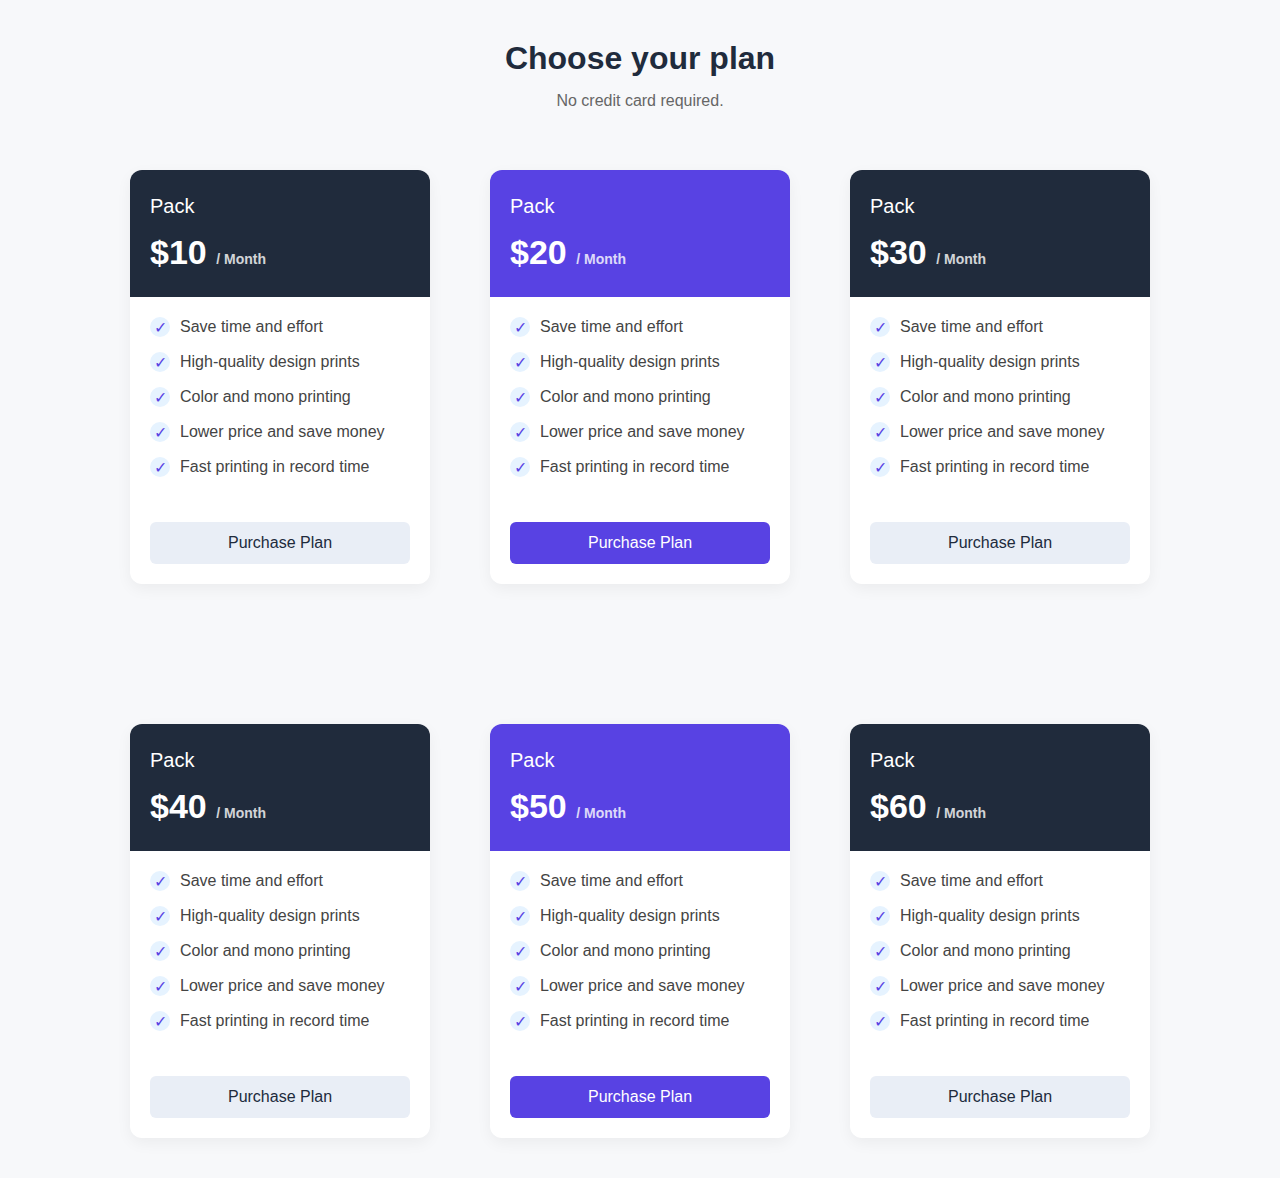
<file: Random_page/packages_page/package.html>
<!DOCTYPE html>
<html lang="en" dir="ltr">

<head>
    <meta charset="UTF-8">
    <meta name="viewport" content="width=device-width, initial-scale=1.0">
    <title>Choose Your Plan - Online Printing Service</title>
    <style>
        * {
            margin: 0;
            padding: 0;
            box-sizing: border-box;
            font-family: 'Inter', 'Roboto', sans-serif;
        }

        body {
            background-color: #f7f8fa;
            display: flex;
            flex-direction: column;
            align-items: center;
            padding: 40px 20px;
        }

        .header {
            text-align: center;
            margin-bottom: 40px;
        }

        h1 {
            font-size: 32px;
            color: #202b3c;
            margin-bottom: 15px;
        }

        .trial-text {
            color: #666;
            font-size: 16px;
            margin-bottom: 20px;
        }

        .billing-toggle {
            display: flex;
            align-items: center;
            justify-content: center;
            margin-bottom: 40px;
        }

        .billing-toggle label {
            margin: 0 10px;
            color: #666;
        }

        .toggle {
            position: relative;
            display: inline-block;
            width: 50px;
            height: 24px;
            background-color: #e6e6eb;
            border-radius: 20px;
            cursor: pointer;
        }

        .toggle-input {
            display: none;
        }

        .toggle-circle {
            position: absolute;
            top: 2px;
            left: 2px;
            width: 20px;
            height: 20px;
            background-color: white;
            border-radius: 50%;
            transition: 0.3s;
        }

        .toggle-input:checked+.toggle-circle {
            left: 28px;
            background-color: #5842e3;
        }

        .toggle-input:checked+.toggle .toggle-circle {
            left: 28px;
        }

        .packages-container {
            display: flex;
            flex-wrap: wrap;
            justify-content: center;
            gap: 80px;
            /* Increased from 60px to 80px */
            width: 100%;
            max-width: 1200px;
        }

        .package-card {
            background-color: white;
            border-radius: 12px;
            overflow: hidden;
            box-shadow: 0 5px 15px rgba(0, 0, 0, 0.05);
            width: 300px;
            display: flex;
            flex-direction: column;
            transition: transform 0.3s, box-shadow 0.3s;
        }

        .package-card:hover {
            transform: translateY(-5px);
            box-shadow: 0 10px 20px rgba(0, 0, 0, 0.1);
        }

        .package-header {
            padding: 25px 20px;
            color: white;
        }

        .free-header {
            background-color: #202b3c;
        }

        .premium-header {
            background-color: #5842e3;
        }

        .enterprise-header {
            background-color: #202b3c;
        }

        .package-name {
            font-size: 20px;
            margin-bottom: 15px;
        }

        .popular-tag {
            display: inline-block;
            background-color: rgba(255, 255, 255, 0.3);
            padding: 4px 10px;
            border-radius: 20px;
            font-size: 12px;
            margin-left: 10px;
        }

        .price {
            font-size: 34px;
            font-weight: bold;
        }

        .price-period {
            font-size: 14px;
            opacity: 0.8;
        }

        .features-list {
            list-style: none;
            padding: 20px;
            flex-grow: 1;
        }

        .feature-item {
            display: flex;
            align-items: center;
            margin-bottom: 15px;
            color: #444;
        }

        .feature-icon {
            width: 20px;
            height: 20px;
            border-radius: 50%;
            background-color: #e6f3ff;
            color: #5842e3;
            display: flex;
            align-items: center;
            justify-content: center;
            margin-right: 10px;
        }

        .purchase-btn {
            margin: 10px 20px 20px;
            padding: 12px;
            border-radius: 6px;
            border: none;
            font-size: 16px;
            cursor: pointer;
            transition: background-color 0.3s;
        }

        .free-btn {
            background-color: #e9eef6;
            color: #202b3c;
        }

        .premium-btn {
            background-color: #5842e3;
            color: white;
        }

        .enterprise-btn {
            background-color: #e9eef6;
            color: #202b3c;
        }

        .free-btn:hover {
            background-color: #d9e1ee;
        }

        .premium-btn:hover {
            background-color: #4835c9;
        }

        .enterprise-btn:hover {
            background-color: #d9e1ee;
        }

        /* Row layout for first three packages */
        .row-one {
            display: flex;
            flex-wrap: wrap;
            justify-content: center;
            gap: 60px;
            /* Increased from 40px to 60px */
            margin-bottom: 60px;
            /* Increased from 40px to 60px */
            width: 100%;
        }

        /* Row layout for second three packages */
        .row-two {
            display: flex;
            flex-wrap: wrap;
            justify-content: center;
            gap: 60px;
            /* Increased from 40px to 60px */
            width: 100%;
        }

        @media (max-width: 960px) {
            .package-card {
                width: 280px;
            }

            .row-one,
            .row-two {
                gap: 40px;
                /* Adjusted gap for medium screens */
            }
        }

        @media (max-width: 768px) {

            .row-one,
            .row-two {
                flex-direction: column;
                align-items: center;
                gap: 40px;
                /* Keeping consistent gap for mobile view */
            }

            .package-card {
                width: 100%;
                max-width: 350px;
            }
        }
    </style>

</head>

<body>
    <div class="header">
        <h1>Choose your plan</h1>
        <p class="trial-text"> No credit card required.</p>


    </div>
    </div>

    <div class="packages-container">
        <!-- Row One -->
        <div class="row-one">
            <!-- Pack 1 -->
            <div class="package-card">
                <div class="package-header free-header">
                    <div class="package-name">Pack</div>
                    <div class="price">
                        $10 <span class="price-period">/ Month</span>
                    </div>
                </div>
                <ul class="features-list">
                    <li class="feature-item">
                        <div class="feature-icon">✓</div>
                        <span>Save time and effort</span>
                    </li>
                    <li class="feature-item">
                        <div class="feature-icon">✓</div>
                        <span>High-quality design prints</span>
                    </li>
                    <li class="feature-item">
                        <div class="feature-icon">✓</div>
                        <span>Color and mono printing</span>
                    </li>
                    <li class="feature-item">
                        <div class="feature-icon">✓</div>
                        <span>Lower price and save money</span>
                    </li>
                    <li class="feature-item">
                        <div class="feature-icon">✓</div>
                        <span>Fast printing in record time</span>
                    </li>
                </ul>
                <button class="purchase-btn free-btn">Purchase Plan</button>
            </div>

            <!-- Pack 2 -->
            <div class="package-card">
                <div class="package-header premium-header">
                    <div class="package-name">Pack <span></span></div>
                    <div class="price">
                        $20 <span class="price-period">/ Month</span>
                    </div>
                </div>
                <ul class="features-list">
                    <li class="feature-item">
                        <div class="feature-icon">✓</div>
                        <span>Save time and effort</span>
                    </li>
                    <li class="feature-item">
                        <div class="feature-icon">✓</div>
                        <span>High-quality design prints</span>
                    </li>
                    <li class="feature-item">
                        <div class="feature-icon">✓</div>
                        <span>Color and mono printing</span>
                    </li>
                    <li class="feature-item">
                        <div class="feature-icon">✓</div>
                        <span>Lower price and save money</span>
                    </li>
                    <li class="feature-item">
                        <div class="feature-icon">✓</div>
                        <span>Fast printing in record time</span>
                    </li>
                </ul>
                <button class="purchase-btn premium-btn">Purchase Plan</button>
            </div>

            <!-- Pack 3 -->
            <div class="package-card">
                <div class="package-header enterprise-header">
                    <div class="package-name">Pack</div>
                    <div class="price">
                        $30 <span class="price-period">/ Month</span>
                    </div>
                </div>
                <ul class="features-list">
                    <li class="feature-item">
                        <div class="feature-icon">✓</div>
                        <span>Save time and effort</span>
                    </li>
                    <li class="feature-item">
                        <div class="feature-icon">✓</div>
                        <span>High-quality design prints</span>
                    </li>
                    <li class="feature-item">
                        <div class="feature-icon">✓</div>
                        <span>Color and mono printing</span>
                    </li>
                    <li class="feature-item">
                        <div class="feature-icon">✓</div>
                        <span>Lower price and save money</span>
                    </li>
                    <li class="feature-item">
                        <div class="feature-icon">✓</div>
                        <span>Fast printing in record time</span>
                    </li>
                </ul>
                <button class="purchase-btn enterprise-btn">Purchase Plan</button>
            </div>
        </div>

        <!-- Row Two -->
        <div class="row-two">
            <!-- Pack 4 -->
            <div class="package-card">
                <div class="package-header free-header">
                    <div class="package-name">Pack</div>
                    <div class="price">
                        $40 <span class="price-period">/ Month</span>
                    </div>
                </div>
                <ul class="features-list">
                    <li class="feature-item">
                        <div class="feature-icon">✓</div>
                        <span>Save time and effort</span>
                    </li>
                    <li class="feature-item">
                        <div class="feature-icon">✓</div>
                        <span>High-quality design prints</span>
                    </li>
                    <li class="feature-item">
                        <div class="feature-icon">✓</div>
                        <span>Color and mono printing</span>
                    </li>
                    <li class="feature-item">
                        <div class="feature-icon">✓</div>
                        <span>Lower price and save money</span>
                    </li>
                    <li class="feature-item">
                        <div class="feature-icon">✓</div>
                        <span>Fast printing in record time</span>
                    </li>
                </ul>
                <button class="purchase-btn free-btn">Purchase Plan</button>
            </div>

            <!-- Pack 5 -->
            <div class="package-card">
                <div class="package-header premium-header">
                    <div class="package-name">Pack</div>
                    <div class="price">
                        $50 <span class="price-period">/ Month</span>
                    </div>
                </div>
                <ul class="features-list">
                    <li class="feature-item">
                        <div class="feature-icon">✓</div>
                        <span>Save time and effort</span>
                    </li>
                    <li class="feature-item">
                        <div class="feature-icon">✓</div>
                        <span>High-quality design prints</span>
                    </li>
                    <li class="feature-item">
                        <div class="feature-icon">✓</div>
                        <span>Color and mono printing</span>
                    </li>
                    <li class="feature-item">
                        <div class="feature-icon">✓</div>
                        <span>Lower price and save money</span>
                    </li>
                    <li class="feature-item">
                        <div class="feature-icon">✓</div>
                        <span>Fast printing in record time</span>
                    </li>
                </ul>
                <button class="purchase-btn premium-btn">Purchase Plan</button>
            </div>

            <!-- Pack 6 -->
            <div class="package-card">
                <div class="package-header enterprise-header">
                    <div class="package-name">Pack</div>
                    <div class="price">
                        $60 <span class="price-period">/ Month</span>
                    </div>
                </div>
                <ul class="features-list">
                    <li class="feature-item">
                        <div class="feature-icon">✓</div>
                        <span>Save time and effort</span>
                    </li>
                    <li class="feature-item">
                        <div class="feature-icon">✓</div>
                        <span>High-quality design prints</span>
                    </li>
                    <li class="feature-item">
                        <div class="feature-icon">✓</div>
                        <span>Color and mono printing</span>
                    </li>
                    <li class="feature-item">
                        <div class="feature-icon">✓</div>
                        <span>Lower price and save money</span>
                    </li>
                    <li class="feature-item">
                        <div class="feature-icon">✓</div>
                        <span>Fast printing in record time</span>
                    </li>
                </ul>
                <button class="purchase-btn enterprise-btn">Purchase Plan</button>
            </div>
        </div>
    </div>

    <script>
        document.querySelector('.toggle-input').addEventListener('change', function () {
            // Toggle between monthly and yearly billing
            const isYearly = this.checked;
            console.log('Yearly billing:', isYearly);

            // Add logic to update prices here if needed
        });
    </script>

</body>

</html>
</file>
<file: BackEnd/Admin/assets/css/demo.css>
.gg-check {
  box-sizing: border-box;
  position: relative;
  display: block;
  transform: scale(var(--ggs, 1));
  width: 22px;
  height: 22px;
  border: 2px solid transparent;
  border-radius: 100px; }
  .gg-check::after {
    content: "";
    display: block;
    box-sizing: border-box;
    position: absolute;
    left: 3px;
    top: -1px;
    width: 6px;
    height: 10px;
    border-width: 0 2px 2px 0;
    border-style: solid;
    transform-origin: bottom left;
    transform: rotate(45deg); }

.custom-template {
  position: fixed;
  top: 50%;
  transform: translateY(-50%);
  right: -325px;
  width: 325px;
  height: max-content;
  display: block;
  z-index: 1;
  background: #ffffff;
  transition: all .3s;
  z-index: 1003;
  box-shadow: -1px 1px 20px rgba(69, 65, 78, 0.15);
  border-top-left-radius: 5px;
  border-bottom-left-radius: 5px;
  transition: all .5s; }
  .custom-template.open {
    right: 0px; }
  .custom-template .custom-toggle {
    position: absolute;
    width: 45px;
    height: 45px;
    background: #5867dd;
    top: 50%;
    left: -45px;
    transform: translateY(-50%);
    display: flex;
    align-items: center;
    justify-content: center;
    text-align: center;
    border-top-left-radius: 30px;
    border-bottom-left-radius: 30px;
    /*border-right: 1px solid #177dff;*/
    cursor: pointer;
    color: #ffffff;
    box-shadow: -5px 5px 20px rgba(69, 65, 78, 0.21); }
    .custom-template .custom-toggle i {
      font-size: 20px;
      animation: 1.3s spin linear infinite; }
  .custom-template .title {
    padding: 15px;
    text-align: left;
    font-size: 16px;
    font-weight: 600;
    color: #ffffff;
    border-top-left-radius: 5px;
    border-bottom: 1px solid #ebedf2;
    background: #5867dd; }
  .custom-template .custom-content {
    padding: 20px 15px;
    max-height: calc(100vh - 90px);
    overflow: auto; }
  .custom-template .switcher {
    padding: 5px 0; }
  .custom-template .switch-block h4 {
    font-size: 13px;
    font-weight: 600;
    color: #444;
    line-height: 1.3;
    margin-bottom: 0;
    text-transform: uppercase; }
  .custom-template .btnSwitch {
    margin-top: 20px;
    margin-bottom: 25px; }
    .custom-template .btnSwitch button {
      border: 0px;
      height: 22px;
      width: 22px;
      outline: 0;
      margin-right: 6px;
      margin-bottom: 6px;
      cursor: pointer;
      padding: 0;
      border-radius: 50%;
      border: 2px solid #ededed;
      position: relative;
      transition: all .2s; }
      .custom-template .btnSwitch button:hover {
        border-color: #0bf; }
      .custom-template .btnSwitch button.selected {
        border-color: #0bf;
        display: inline-flex;
        align-items: center; }
      .custom-template .btnSwitch button:not([data-color="white"], [data-color="bg1"], [data-color="bg2"], [data-color="bg3"]) .gg-check:after {
        border-color: #fff; }
  .custom-template .img-pick {
    padding: 4px;
    min-height: 100px;
    border-radius: 5px;
    cursor: pointer; }
    .custom-template .img-pick img {
      height: 100%;
      height: 100px;
      width: 100%;
      border-radius: 5px;
      border: 2px solid transparent; }
    .custom-template .img-pick:hover img, .custom-template .img-pick.active img {
      border-color: #177dff; }

.demo .btn, .demo .progress {
  margin-bottom: 15px !important; }
.demo .form-check-label, .demo .form-radio-label, .demo .toggle, .demo .btn-group {
  margin-right: 15px; }
.demo #slider {
  margin-bottom: 15px; }

.table-typo tbody > tr > td {
  border-color: #fafafa; }
  .table-typo tbody > tr > td:first-child {
    min-width: 200px;
    vertical-align: bottom; }
    .table-typo tbody > tr > td:first-child p {
      font-size: 14px;
      color: #333; }

.demo-icon {
  display: flex;
  flex-direction: row;
  align-items: center;
  margin-bottom: 20px;
  padding: 10px;
  transition: all .2s; }
  .demo-icon:hover {
    background-color: #f4f5f8;
    border-radius: 3px; }
  .demo-icon .icon-preview {
    font-size: 1.8rem;
    margin-right: 10px;
    line-height: 1;
    color: #333439; }

body[data-background-color="dark"] .demo-icon .icon-preview {
  color: #969696; }

.demo-icon .icon-class {
  font-weight: 300;
  font-size: 13px;
  color: #777; }

body[data-background-color="dark"] .demo-icon .icon-class {
  color: #a9a8a8; }

.form-show-notify .form-control {
  margin-bottom: 15px; }
.form-show-notify label {
  padding-top: 0.65rem; }

.map-demo {
  height: 300px; }

#instructions li {
  padding: 5px 0; }

.row-demo-grid {
  margin-bottom: 15px; }
  .row-demo-grid [class^="col"] {
    text-align: center; }
    .row-demo-grid [class^="col"] .card-body {
      background: #ddd; }

.btnSwitch button[data-color="white"] {
  background-color: #fff; }
.btnSwitch button[data-color="grey"] {
  background-color: #f1f1f1; }
.btnSwitch button[data-color="black"] {
  background-color: #191919; }
.btnSwitch button[data-color="dark"] {
  background-color: #1a2035; }
.btnSwitch button[data-color="blue"] {
  background-color: #1572E8; }
.btnSwitch button[data-color="purple"] {
  background-color: #6861CE; }
.btnSwitch button[data-color="light-blue"] {
  background-color: #48ABF7; }
.btnSwitch button[data-color="green"] {
  background-color: #31CE36; }
.btnSwitch button[data-color="orange"] {
  background-color: #FFAD46; }
.btnSwitch button[data-color="red"] {
  background-color: #F25961; }
.btnSwitch button[data-color="dark2"] {
  background-color: #1f283e; }
.btnSwitch button[data-color="blue2"] {
  background-color: #1269DB; }
.btnSwitch button[data-color="purple2"] {
  background-color: #5C55BF; }
.btnSwitch button[data-color="light-blue2"] {
  background-color: #3697E1; }
.btnSwitch button[data-color="green2"] {
  background-color: #2BB930; }
.btnSwitch button[data-color="orange2"] {
  background-color: #FF9E27; }
.btnSwitch button[data-color="red2"] {
  background-color: #EA4d56; }
.btnSwitch button[data-color="bg1"] {
  background-color: #fafafa; }
.btnSwitch button[data-color="bg2"] {
  background-color: #fff; }
.btnSwitch button[data-color="bg3"] {
  background-color: #f1f1f1; }

#modalShowcase .btn-close {
  background: #ff0000;
  opacity: 0.7;
  display: flex; }
  #modalShowcase .btn-close svg {
    fill: #fff;
    width: 16px;
    height: 16px; }
#modalShowcase .preview-showcase {
  background: #F1F1F4;
  border-radius: 8px;
  padding: 24px 32px;
  padding-bottom: 0;
  padding-right: 0;
  overflow: hidden;
  transition: all .3s ease; }
  #modalShowcase .preview-showcase:hover {
    transform: translateY(-2.5%);
    background: #e9f6f9; }
#modalShowcase .preview-title {
  color: #071437;
  font-weight: 700;
  font-size: 16px;
  margin-bottom: 22.750px; }
#modalShowcase .preview-img {
  width: 100% !important;
  height: auto;
  object-fit: cover;
  transition: all .3s ease; }

#checkOutMoreDemos {
  display: flex;
  position: fixed;
  bottom: 12px;
  right: 12px;
  background: #fff;
  color: #252F4A;
  font-weight: 600;
  flex-direction: column;
  align-items: center;
  justify-content: center;
  width: 66px;
  height: 70px;
  font-size: 12px;
  box-shadow: -5px 5px 20px rgba(69, 65, 78, 0.21); }
  #checkOutMoreDemos i {
    width: 23px;
    height: 23px;
    font-size: 16px;
    margin-bottom: 0.5rem !important;
    padding-top: 0.25rem !important; }
  #checkOutMoreDemos:hover {
    background: #1e2129;
    color: #fff;
    opacity: 1;
    transition: color .2s ease; }

@media screen and (max-width: 1200px) {
  #modalShowcase .modal-dialog {
    padding: 3rem !important; } }
@media screen and (max-width: 550px) {
  .table-typo tr td {
    display: flex;
    align-items: center;
    word-break: break-word; }
    .table-typo tr td:first-child p {
      margin-bottom: 0px; }

  #modalShowcase .modal-dialog {
    padding: 32px !important; }
  #modalShowcase h3 {
    font-size: 16px; }
  #modalShowcase .preview-showcase {
    padding: 24px;
    padding-right: 0;
    padding-bottom: 0; } }
@media screen and (max-width: 576px) {
  .custom-template .custom-content {
    overflow: auto; }

  .form-show-notify > .text-right, .form-show-validation > .text-right {
    text-align: left !important; } }
@media screen and (max-width: 400px) {
  .custom-template {
    width: 85% !important;
    right: -85%; } }

/*# sourceMappingURL=demo.css.map */
</file>
